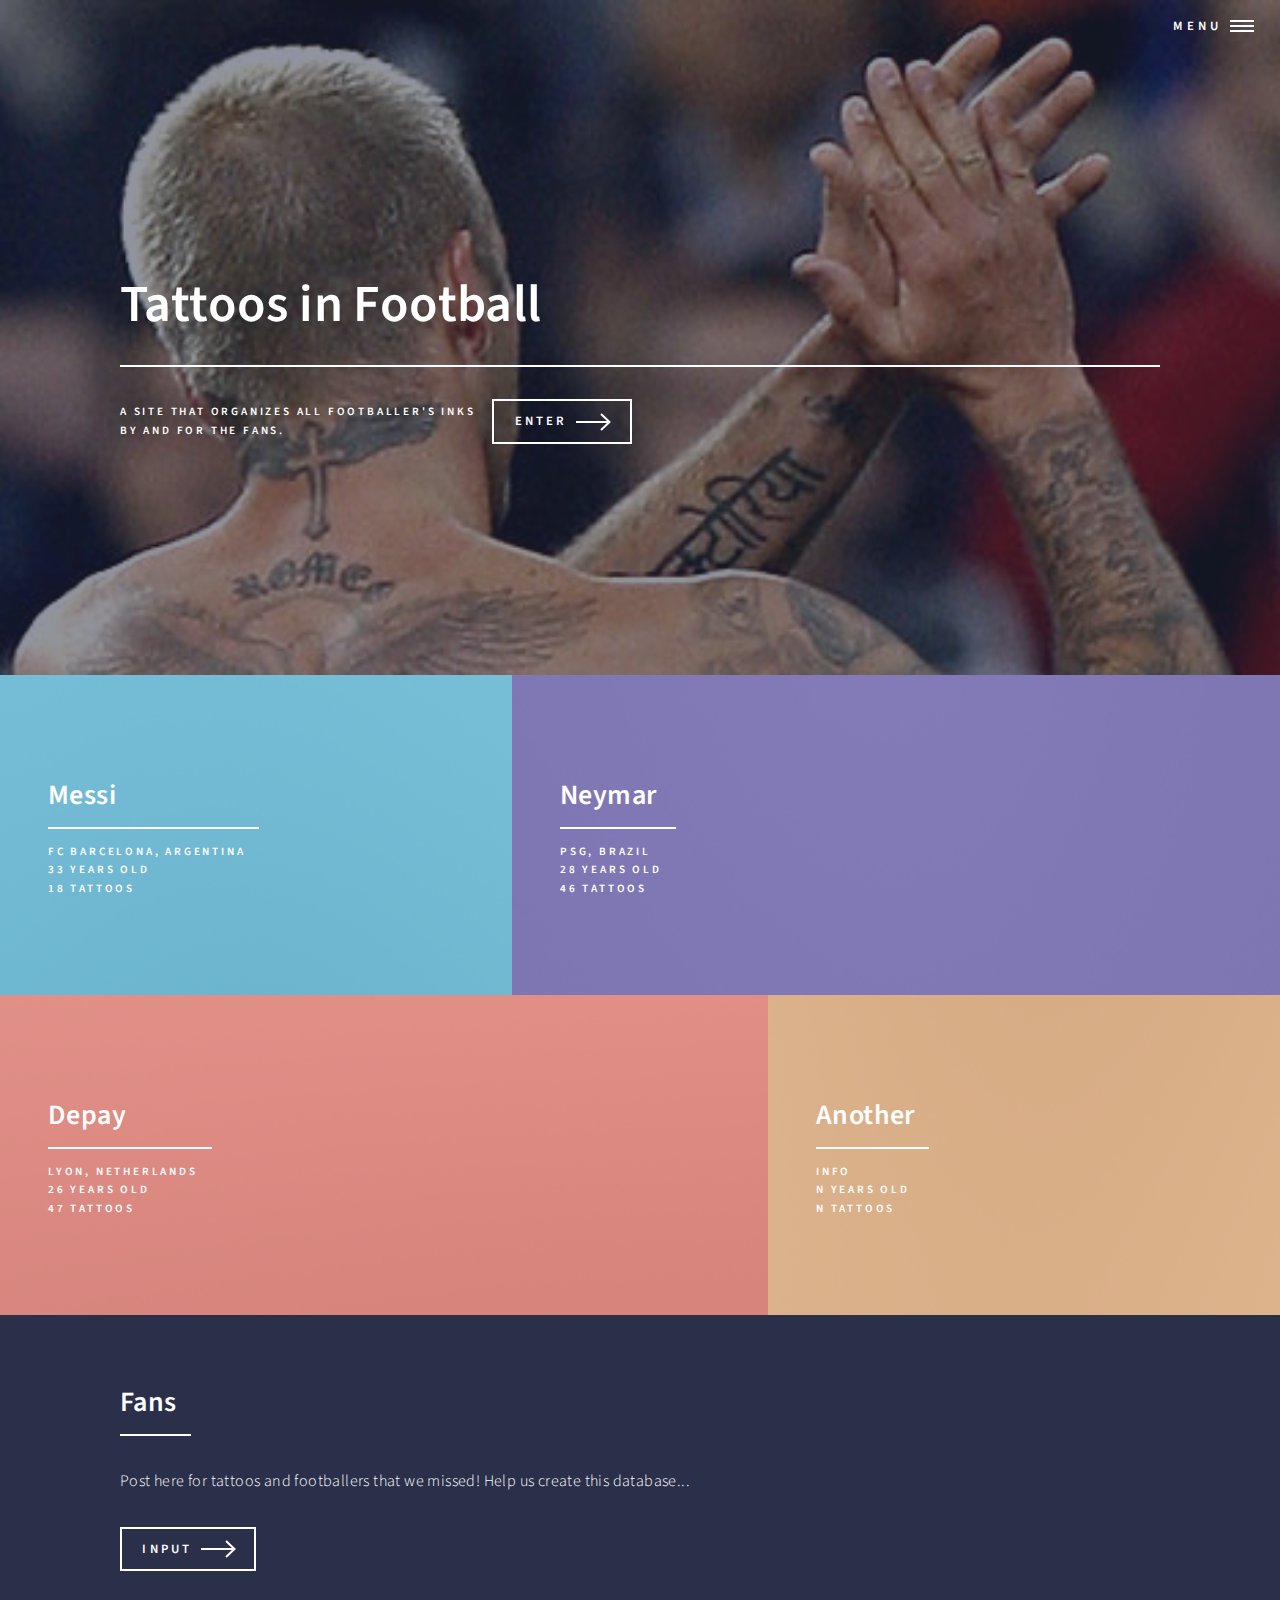
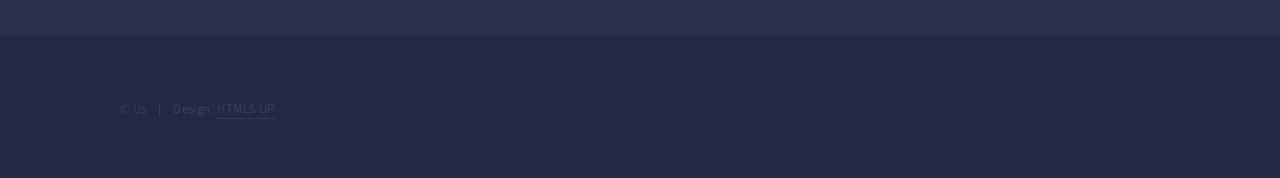
<file: index.html>
<!DOCTYPE HTML>
<!--
	Forty by HTML5 UP
	html5up.net | @ajlkn
	Free for personal and commercial use under the CCA 3.0 license (html5up.net/license)
-->
<html>
	<head>
		<title>Football Tattoos</title>
		<meta charset="utf-8" />
		<meta name="viewport" content="width=device-width, initial-scale=1, user-scalable=no" />
		<link rel="stylesheet" href="assets/css/main.css" />
		<noscript><link rel="stylesheet" href="assets/css/noscript.css" /></noscript>
	</head>
	<body class="is-preload">

		<!-- Wrapper -->
			<div id="wrapper">

				<!-- Header -->
					<header id="header" class="alt">
						<!-- <a href="index.html" class="logo"><strong>Tattoos</strong> <span>in Football</span></a> -->
						<nav>
							<a href="#menu">Menu</a>
						</nav>
					</header>

				<!-- Menu -->
					<nav id="menu">
						<ul class="links">
							<li><a href="index.html">Home</a></li>
							<li><a href="messi.html">Messi</a></li>
							<li><a href="neymar.html">Neymar</a></li>
							<li><a href="depay.html">Depay</a></li>
						</ul>
						<!-- <ul class="actions stacked">
							<li><a href="#" class="button primary fit">Enter</a></li> -->
							<!-- <li><a href="#" class="button fit">Log In</a></li> -->
						<!-- </ul> -->
					</nav>

				<!-- Banner -->
					<section id="banner" class="major">
						<div class="inner">
							<header class="major">
								<h1>Tattoos in Football</h1>
							</header>
							<div class="content">
								<p>A site that organizes all footballer's inks<br />
								by and for the fans.</p>
								<ul class="actions">
									<li><a href="#one" class="button next scrolly">Enter</a></li>
								</ul>
							</div>
						</div>
					</section>

				<!-- Main -->
					<div id="main">

						<!-- One -->
							<section id="one" class="tiles">
								<article>
									<span class="image">
										<img src="images/pic01.jpg" alt="" />
									</span>
									<header class="major">
										<h3><a href="messi.html" class="link">Messi</a></h3>
										<p>FC Barcelona, Argentina <br> 33 years old <br> 18 tattoos</p>
									</header>
								</article>
								<article>
									<span class="image">
										<img src="images/pic02.jpg" alt="" />
									</span>
									<header class="major">
										<h3><a href="neymar.html" class="link">Neymar</a></h3>
										<p>PSG, Brazil <br> 28 years old <br> 46 tattoos</p>
									</header>
								</article>
								<article>
									<span class="image">
										<img src="images/pic03.jpg" alt="" />
									</span>
									<header class="major">
										<h3><a href="depay.html" class="link">Depay</a></h3>
										<p>Lyon, Netherlands <br> 26 years old <br> 47 tattoos</p>
									</header>
								</article>
								<article>
									<span class="image">
										<img src="images/pic04.jpg" alt="" />
									</span>
									<header class="major">
										<h3><a href="#" class="link">Another</a></h3>
										<p>Info <br> N years old <br> N tattoos</p>
									</header>
								</article>
							</section>

						<!-- Two -->
							<section id="two">
								<div class="inner">
									<header class="major">
										<h2>Fans</h2>
									</header>
									<p>Post here for tattoos and footballers that we missed! Help us create this database...</p>
									<ul class="actions">
										<li><a href="#" class="button next">Input</a></li>
									</ul>
								</div>
							</section>

					</div>

				<!-- Contact -->
					<!-- <section id="contact">
						<div class="inner">
							<section>
								<form method="post" action="#">
									<div class="fields">
										<div class="field half">
											<label for="name">Name</label>
											<input type="text" name="name" id="name" />
										</div>
										<div class="field half">
											<label for="email">Email</label>
											<input type="text" name="email" id="email" />
										</div>
										<div class="field">
											<label for="message">Message</label>
											<textarea name="message" id="message" rows="6"></textarea>
										</div>
									</div>
									<ul class="actions">
										<li><input type="submit" value="Send Message" class="primary" /></li>
										<li><input type="reset" value="Clear" /></li>
									</ul>
								</form>
							</section>
							<section class="split">
								<section>
									<div class="contact-method">
										<span class="icon solid alt fa-envelope"></span>
										<h3>Email</h3>
										<a href="#">information@untitled.tld</a>
									</div>
								</section>
								<section>
									<div class="contact-method">
										<span class="icon solid alt fa-phone"></span>
										<h3>Phone</h3>
										<span>(000) 000-0000 x12387</span>
									</div>
								</section>
								<section>
									<div class="contact-method">
										<span class="icon solid alt fa-home"></span>
										<h3>Address</h3>
										<span>1234 Somewhere Road #5432<br />
										Nashville, TN 00000<br />
										United States of America</span>
									</div>
								</section>
							</section>
						</div>
					</section> -->

				<!-- Footer -->
					<footer id="footer">
						<div class="inner">
							<!-- <ul class="icons">
								<li><a href="#" class="icon brands alt fa-twitter"><span class="label">Twitter</span></a></li>
								<li><a href="#" class="icon brands alt fa-facebook-f"><span class="label">Facebook</span></a></li>
								<li><a href="#" class="icon brands alt fa-instagram"><span class="label">Instagram</span></a></li>
								<li><a href="#" class="icon brands alt fa-github"><span class="label">GitHub</span></a></li>
								<li><a href="#" class="icon brands alt fa-linkedin-in"><span class="label">LinkedIn</span></a></li>
							</ul> -->
							<ul class="copyright">
								<li>&copy; Us</li><li>Design: <a href="https://html5up.net">HTML5 UP</a></li>
							</ul>
						</div>
					</footer>

			</div>

		<!-- Scripts -->
			<script src="assets/js/jquery.min.js"></script>
			<script src="assets/js/jquery.scrolly.min.js"></script>
			<script src="assets/js/jquery.scrollex.min.js"></script>
			<script src="assets/js/browser.min.js"></script>
			<script src="assets/js/breakpoints.min.js"></script>
			<script src="assets/js/util.js"></script>
			<script src="assets/js/main.js"></script>

	</body>
</html>
</file>
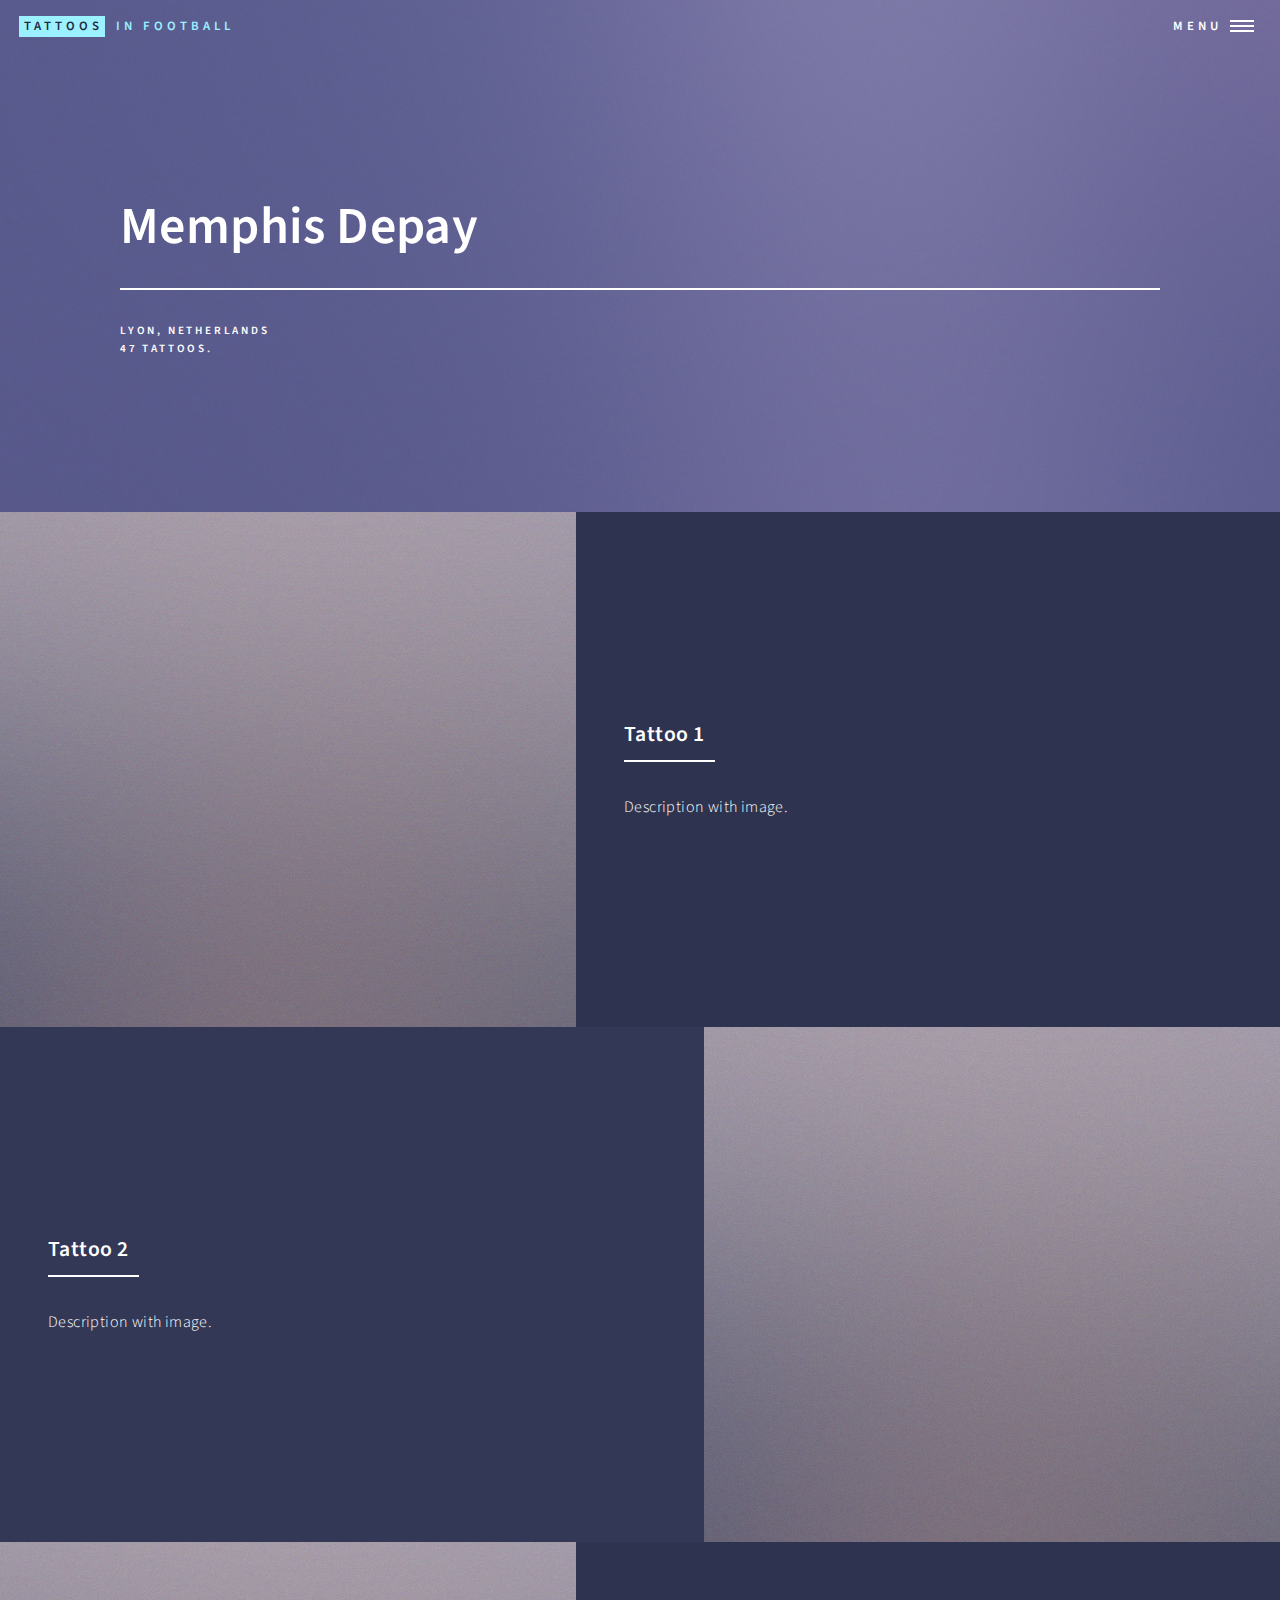
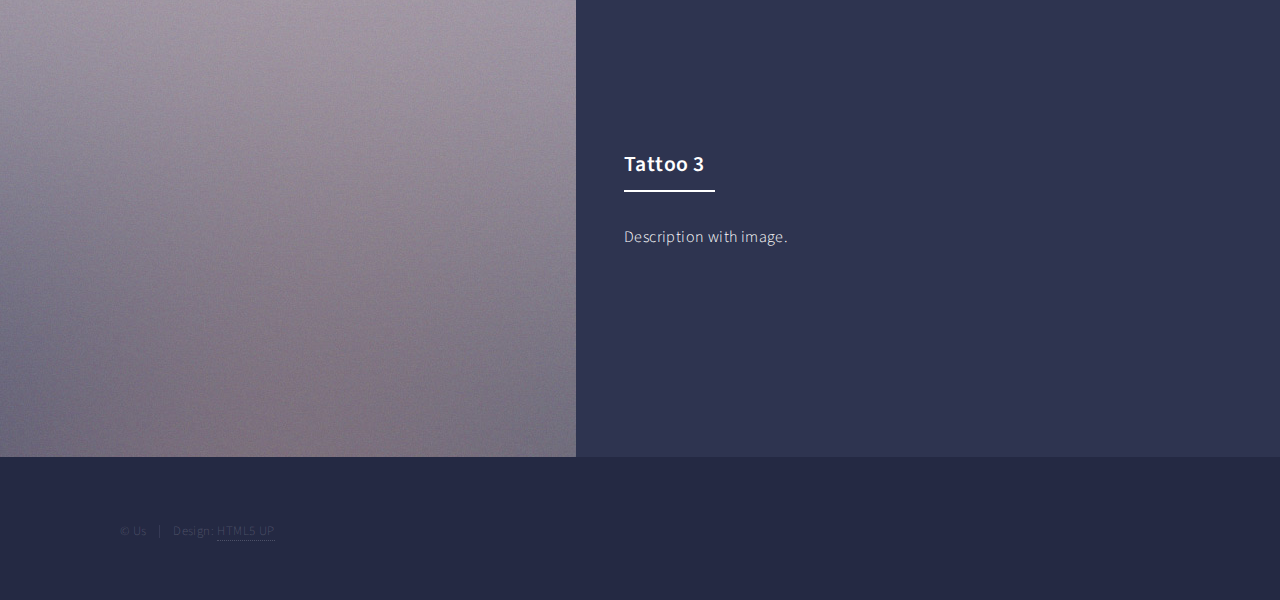
<file: depay.html>
<!DOCTYPE HTML>
<!--
	Forty by HTML5 UP
	html5up.net | @ajlkn
	Free for personal and commercial use under the CCA 3.0 license (html5up.net/license)
-->
<html>
	<head>
		<title>Depay</title>
		<meta charset="utf-8" />
		<meta name="viewport" content="width=device-width, initial-scale=1, user-scalable=no" />
		<link rel="stylesheet" href="assets/css/main.css" />
		<noscript><link rel="stylesheet" href="assets/css/noscript.css" /></noscript>
	</head>
	<body class="is-preload">

		<!-- Wrapper -->
			<div id="wrapper">

				<!-- Header -->
				<!-- Note: The "styleN" class below should match that of the banner element. -->
					<header id="header" class="alt">
						<a href="index.html" class="logo"><strong>Tattoos</strong> <span>in Football</span></a>
						<nav>
							<a href="#menu">Menu</a>
						</nav>
					</header>

				<!-- Menu -->
					<nav id="menu">
						<ul class="links">
							<li><a href="index.html">Home</a></li>
							<li><a href="messi.html">Messi</a></li>
							<li><a href="neymar.html">Neymar</a></li>
							<li><a href="depay.html">Depay</a></li>
						</ul>
						<!-- <ul class="actions stacked">
							<li><a href="#two" class="button primary fit">Enter</a></li>
						</ul> -->
					</nav>

				<!-- Banner -->
				<!-- Note: The "styleN" class below should match that of the header element. -->
					<section id="banner" class="style2">
						<div class="inner">
							<span class="image">
								<img src="images/pic07.jpg" alt="" />
							</span>
							<header class="major">
								<h1>Memphis Depay</h1>
							</header>
							<div class="content">
								<p>Lyon, Netherlands<br />
								47 tattoos.</p>
							</div>
						</div>
					</section>

				<!-- Main -->
					<div id="main">

						<!-- One -->
							<!-- <section id="one">
								<div class="inner">
									<header class="major">
										<h2>Description</h2>
									</header>
									<p>Nullam et orci eu lorem consequat tincidunt vivamus et sagittis magna sed nunc rhoncus condimentum sem. In efficitur ligula tate urna. Maecenas massa vel lacinia pellentesque lorem ipsum dolor. Nullam et orci eu lorem consequat tincidunt. Vivamus et sagittis libero. Nullam et orci eu lorem consequat tincidunt vivamus et sagittis magna sed nunc rhoncus condimentum sem. In efficitur ligula tate urna.</p>
								</div>
							</section> -->

						<!-- Two -->
							<section id="two" class="spotlights">
								<section>
									<a href="generic.html" class="image">
										<img src="images/pic09.jpg" alt="" data-position="top center" />
									</a>
									<div class="content">
										<div class="inner">
											<header class="major">
												<h3>Tattoo 1</h3>
											</header>
											<p>Description with image.</p>
											<!-- <ul class="actions">
												<li><a href="generic.html" class="button">Learn more</a></li>
											</ul> -->
										</div>
									</div>
								</section>
								<section>
									<a href="generic.html" class="image">
										<img src="images/pic09.jpg" alt="" data-position="top center" />
									</a>
									<div class="content">
										<div class="inner">
											<header class="major">
												<h3>Tattoo 2</h3>
											</header>
											<p>Description with image.</p>
											<!-- <ul class="actions">
												<li><a href="generic.html" class="button">Learn more</a></li>
											</ul> -->
										</div>
									</div>
								</section>
								<section>
									<a href="generic.html" class="image">
										<img src="images/pic09.jpg" alt="" data-position="top center" />
									</a>
									<div class="content">
										<div class="inner">
											<header class="major">
												<h3>Tattoo 3</h3>
											</header>
											<p>Description with image.</p>
											<!-- <ul class="actions">
												<li><a href="generic.html" class="button">Learn more</a></li>
											</ul> -->
										</div>
									</div>
								</section>
							</section>

						<!-- Three -->
							<!-- <section id="three">
								<div class="inner">
									<header class="major">
										<h2>Massa libero</h2>
									</header>
									<p>Nullam et orci eu lorem consequat tincidunt vivamus et sagittis libero. Mauris aliquet magna magna sed nunc rhoncus pharetra. Pellentesque condimentum sem. In efficitur ligula tate urna. Maecenas laoreet massa vel lacinia pellentesque lorem ipsum dolor. Nullam et orci eu lorem consequat tincidunt. Vivamus et sagittis libero. Mauris aliquet magna magna sed nunc rhoncus amet pharetra et feugiat tempus.</p>
									<ul class="actions">
										<li><a href="generic.html" class="button next">Get Started</a></li>
									</ul>
								</div>
							</section> -->

					</div>

				<!-- Contact -->
					<!-- <section id="contact">
						<div class="inner">
							<section>
								<form method="post" action="#">
									<div class="fields">
										<div class="field half">
											<label for="name">Name</label>
											<input type="text" name="name" id="name" />
										</div>
										<div class="field half">
											<label for="email">Email</label>
											<input type="text" name="email" id="email" />
										</div>
										<div class="field">
											<label for="message">Message</label>
											<textarea name="message" id="message" rows="6"></textarea>
										</div>
									</div>
									<ul class="actions">
										<li><input type="submit" value="Send Message" class="primary" /></li>
										<li><input type="reset" value="Clear" /></li>
									</ul>
								</form>
							</section>
							<section class="split">
								<section>
									<div class="contact-method">
										<span class="icon solid alt fa-envelope"></span>
										<h3>Email</h3>
										<a href="#">information@untitled.tld</a>
									</div>
								</section>
								<section>
									<div class="contact-method">
										<span class="icon solid alt fa-phone"></span>
										<h3>Phone</h3>
										<span>(000) 000-0000 x12387</span>
									</div>
								</section>
								<section>
									<div class="contact-method">
										<span class="icon solid alt fa-home"></span>
										<h3>Address</h3>
										<span>1234 Somewhere Road #5432<br />
										Nashville, TN 00000<br />
										United States of America</span>
									</div>
								</section>
							</section>
						</div>
					</section> -->

				<!-- Footer -->
					<footer id="footer">
						<div class="inner">
							<!-- <ul class="icons">
								<li><a href="#" class="icon brands alt fa-twitter"><span class="label">Twitter</span></a></li>
								<li><a href="#" class="icon brands alt fa-facebook-f"><span class="label">Facebook</span></a></li>
								<li><a href="#" class="icon brands alt fa-instagram"><span class="label">Instagram</span></a></li>
								<li><a href="#" class="icon brands alt fa-github"><span class="label">GitHub</span></a></li>
								<li><a href="#" class="icon brands alt fa-linkedin-in"><span class="label">LinkedIn</span></a></li>
							</ul> -->
							<ul class="copyright">
								<li>&copy; Us</li><li>Design: <a href="https://html5up.net">HTML5 UP</a></li>
							</ul>
						</div>
					</footer>

			</div>

		<!-- Scripts -->
			<script src="assets/js/jquery.min.js"></script>
			<script src="assets/js/jquery.scrolly.min.js"></script>
			<script src="assets/js/jquery.scrollex.min.js"></script>
			<script src="assets/js/browser.min.js"></script>
			<script src="assets/js/breakpoints.min.js"></script>
			<script src="assets/js/util.js"></script>
			<script src="assets/js/main.js"></script>

	</body>
</html>
</file>
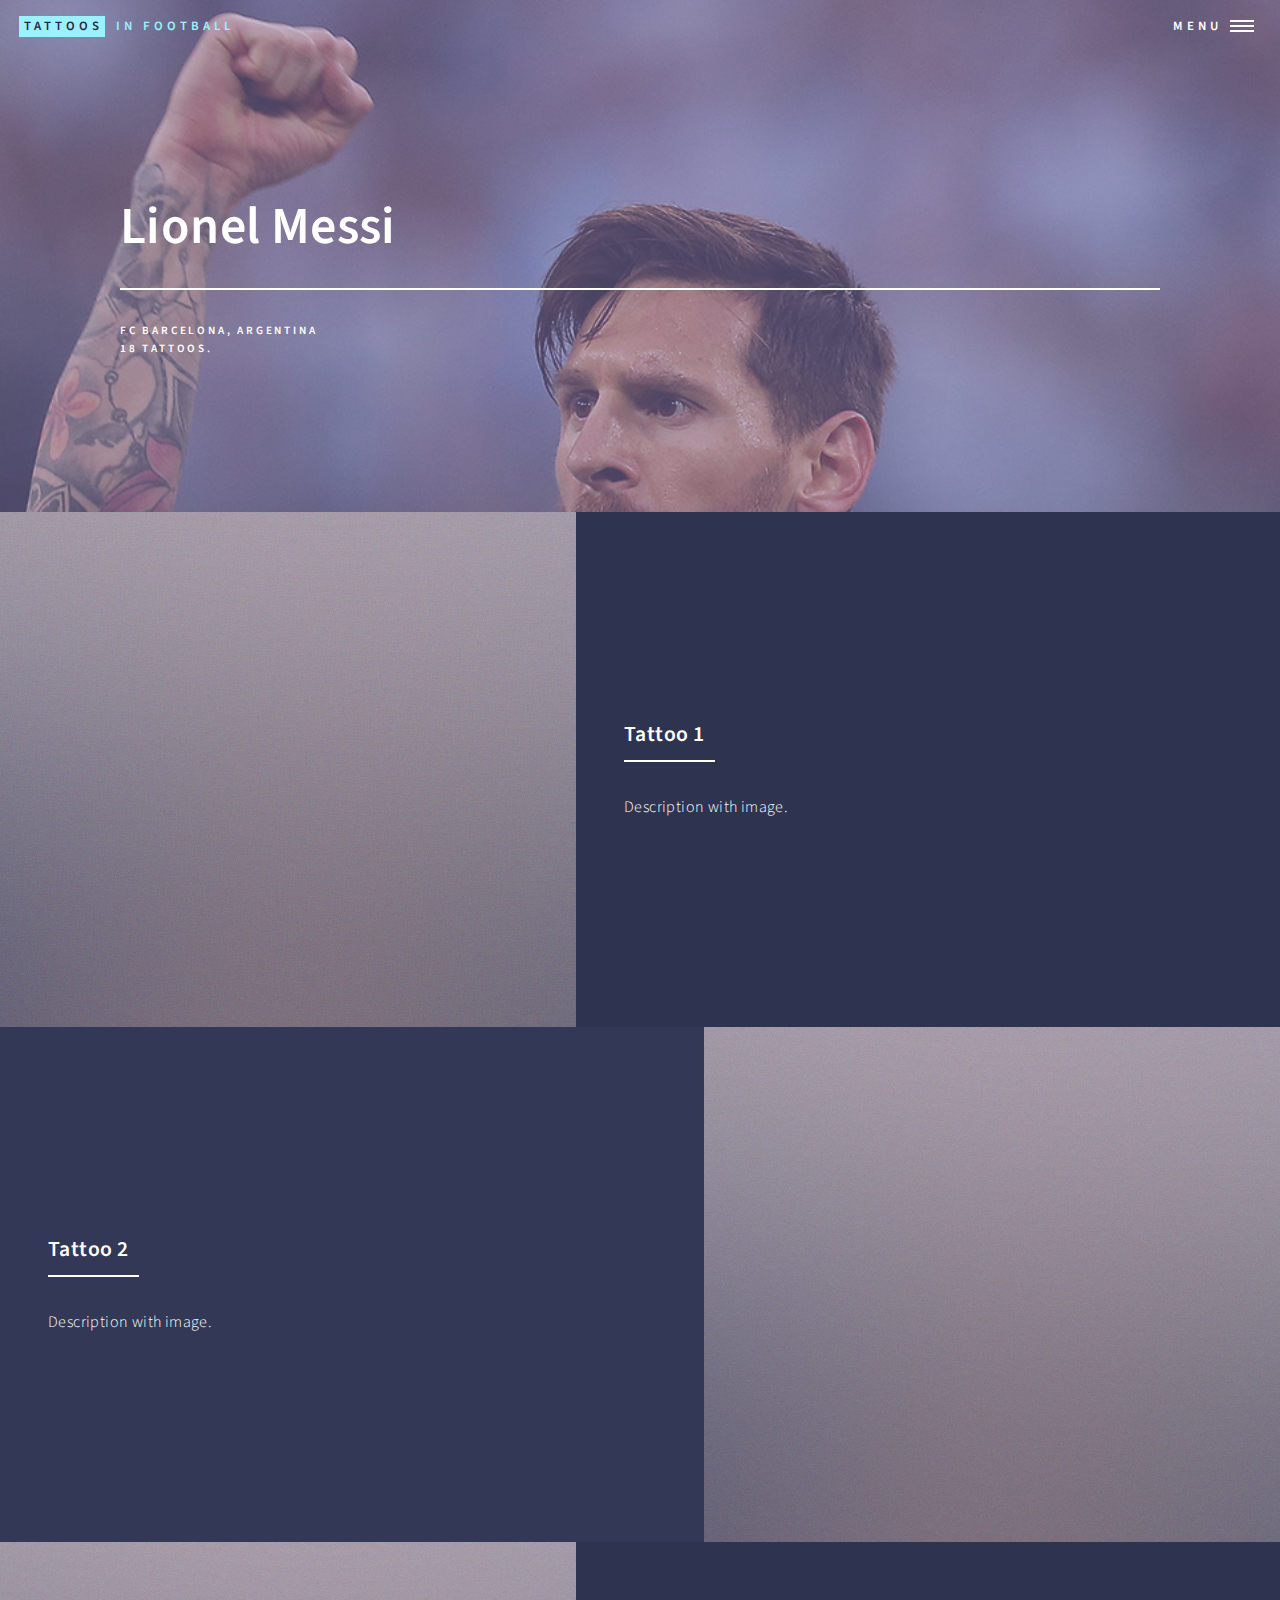
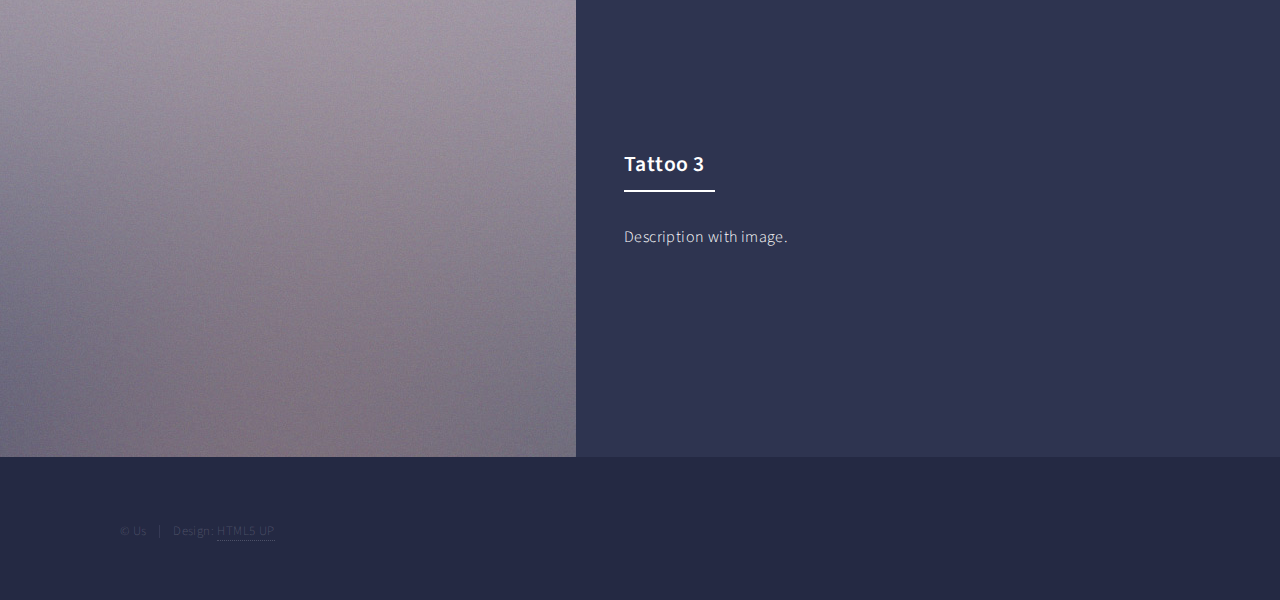
<file: messi.html>
<!DOCTYPE HTML>
<!--
	Forty by HTML5 UP
	html5up.net | @ajlkn
	Free for personal and commercial use under the CCA 3.0 license (html5up.net/license)
-->
<html>
	<head>
		<title>Messi</title>
		<meta charset="utf-8" />
		<meta name="viewport" content="width=device-width, initial-scale=1, user-scalable=no" />
		<link rel="stylesheet" href="assets/css/main.css" />
		<noscript><link rel="stylesheet" href="assets/css/noscript.css" /></noscript>
	</head>
	<body class="is-preload">

		<!-- Wrapper -->
			<div id="wrapper">

				<!-- Header -->
				<!-- Note: The "styleN" class below should match that of the banner element. -->
					<header id="header" class="alt">
						<a href="index.html" class="logo"><strong>Tattoos</strong> <span>in Football</span></a>
						<nav>
							<a href="#menu">Menu</a>
						</nav>
					</header>

				<!-- Menu -->
					<nav id="menu">
						<ul class="links">
							<li><a href="index.html">Home</a></li>
							<li><a href="messi.html">Messi</a></li>
							<li><a href="neymar.html">Neymar</a></li>
							<li><a href="depay.html">Depay</a></li>
						</ul>
						<!-- <ul class="actions stacked">
							<li><a href="#two" class="button primary fit">Enter</a></li>
						</ul> -->
					</nav>

				<!-- Banner -->
				<!-- Note: The "styleN" class below should match that of the header element. -->
					<section id="banner" class="style2">
						<div class="inner">
							<span class="image">
								<img src="images/messi1.jpg" alt="" />
							</span>
							<header class="major">
								<h1>Lionel Messi</h1>
							</header>
							<div class="content">
								<p>FC Barcelona, Argentina<br />
								18 tattoos.</p>
							</div>
						</div>
					</section>

				<!-- Main -->
					<div id="main">

						<!-- One -->
							<!-- <section id="one">
								<div class="inner">
									<header class="major">
										<h2>Description</h2>
									</header>
									<p>Nullam et orci eu lorem consequat tincidunt vivamus et sagittis magna sed nunc rhoncus condimentum sem. In efficitur ligula tate urna. Maecenas massa vel lacinia pellentesque lorem ipsum dolor. Nullam et orci eu lorem consequat tincidunt. Vivamus et sagittis libero. Nullam et orci eu lorem consequat tincidunt vivamus et sagittis magna sed nunc rhoncus condimentum sem. In efficitur ligula tate urna.</p>
								</div>
							</section> -->

						<!-- Two -->
							<section id="two" class="spotlights">
								<section>
									<a href="generic.html" class="image">
										<img src="images/pic09.jpg" alt="" data-position="top center" />
									</a>
									<div class="content">
										<div class="inner">
											<header class="major">
												<h3>Tattoo 1</h3>
											</header>
											<p>Description with image.</p>
											<!-- <ul class="actions">
												<li><a href="generic.html" class="button">Learn more</a></li>
											</ul> -->
										</div>
									</div>
								</section>
								<section>
									<a href="generic.html" class="image">
										<img src="images/pic09.jpg" alt="" data-position="top center" />
									</a>
									<div class="content">
										<div class="inner">
											<header class="major">
												<h3>Tattoo 2</h3>
											</header>
											<p>Description with image.</p>
											<!-- <ul class="actions">
												<li><a href="generic.html" class="button">Learn more</a></li>
											</ul> -->
										</div>
									</div>
								</section>
								<section>
									<a href="generic.html" class="image">
										<img src="images/pic09.jpg" alt="" data-position="top center" />
									</a>
									<div class="content">
										<div class="inner">
											<header class="major">
												<h3>Tattoo 3</h3>
											</header>
											<p>Description with image.</p>
											<!-- <ul class="actions">
												<li><a href="generic.html" class="button">Learn more</a></li>
											</ul> -->
										</div>
									</div>
								</section>
							</section>

						<!-- Three -->
							<!-- <section id="three">
								<div class="inner">
									<header class="major">
										<h2>Massa libero</h2>
									</header>
									<p>Nullam et orci eu lorem consequat tincidunt vivamus et sagittis libero. Mauris aliquet magna magna sed nunc rhoncus pharetra. Pellentesque condimentum sem. In efficitur ligula tate urna. Maecenas laoreet massa vel lacinia pellentesque lorem ipsum dolor. Nullam et orci eu lorem consequat tincidunt. Vivamus et sagittis libero. Mauris aliquet magna magna sed nunc rhoncus amet pharetra et feugiat tempus.</p>
									<ul class="actions">
										<li><a href="generic.html" class="button next">Get Started</a></li>
									</ul>
								</div>
							</section> -->

					</div>

				<!-- Contact -->
					<!-- <section id="contact">
						<div class="inner">
							<section>
								<form method="post" action="#">
									<div class="fields">
										<div class="field half">
											<label for="name">Name</label>
											<input type="text" name="name" id="name" />
										</div>
										<div class="field half">
											<label for="email">Email</label>
											<input type="text" name="email" id="email" />
										</div>
										<div class="field">
											<label for="message">Message</label>
											<textarea name="message" id="message" rows="6"></textarea>
										</div>
									</div>
									<ul class="actions">
										<li><input type="submit" value="Send Message" class="primary" /></li>
										<li><input type="reset" value="Clear" /></li>
									</ul>
								</form>
							</section>
							<section class="split">
								<section>
									<div class="contact-method">
										<span class="icon solid alt fa-envelope"></span>
										<h3>Email</h3>
										<a href="#">information@untitled.tld</a>
									</div>
								</section>
								<section>
									<div class="contact-method">
										<span class="icon solid alt fa-phone"></span>
										<h3>Phone</h3>
										<span>(000) 000-0000 x12387</span>
									</div>
								</section>
								<section>
									<div class="contact-method">
										<span class="icon solid alt fa-home"></span>
										<h3>Address</h3>
										<span>1234 Somewhere Road #5432<br />
										Nashville, TN 00000<br />
										United States of America</span>
									</div>
								</section>
							</section>
						</div>
					</section> -->

				<!-- Footer -->
					<footer id="footer">
						<div class="inner">
							<!-- <ul class="icons">
								<li><a href="#" class="icon brands alt fa-twitter"><span class="label">Twitter</span></a></li>
								<li><a href="#" class="icon brands alt fa-facebook-f"><span class="label">Facebook</span></a></li>
								<li><a href="#" class="icon brands alt fa-instagram"><span class="label">Instagram</span></a></li>
								<li><a href="#" class="icon brands alt fa-github"><span class="label">GitHub</span></a></li>
								<li><a href="#" class="icon brands alt fa-linkedin-in"><span class="label">LinkedIn</span></a></li>
							</ul> -->
							<ul class="copyright">
								<li>&copy; Us</li><li>Design: <a href="https://html5up.net">HTML5 UP</a></li>
							</ul>
						</div>
					</footer>

			</div>

		<!-- Scripts -->
			<script src="assets/js/jquery.min.js"></script>
			<script src="assets/js/jquery.scrolly.min.js"></script>
			<script src="assets/js/jquery.scrollex.min.js"></script>
			<script src="assets/js/browser.min.js"></script>
			<script src="assets/js/breakpoints.min.js"></script>
			<script src="assets/js/util.js"></script>
			<script src="assets/js/main.js"></script>

	</body>
</html>
</file>
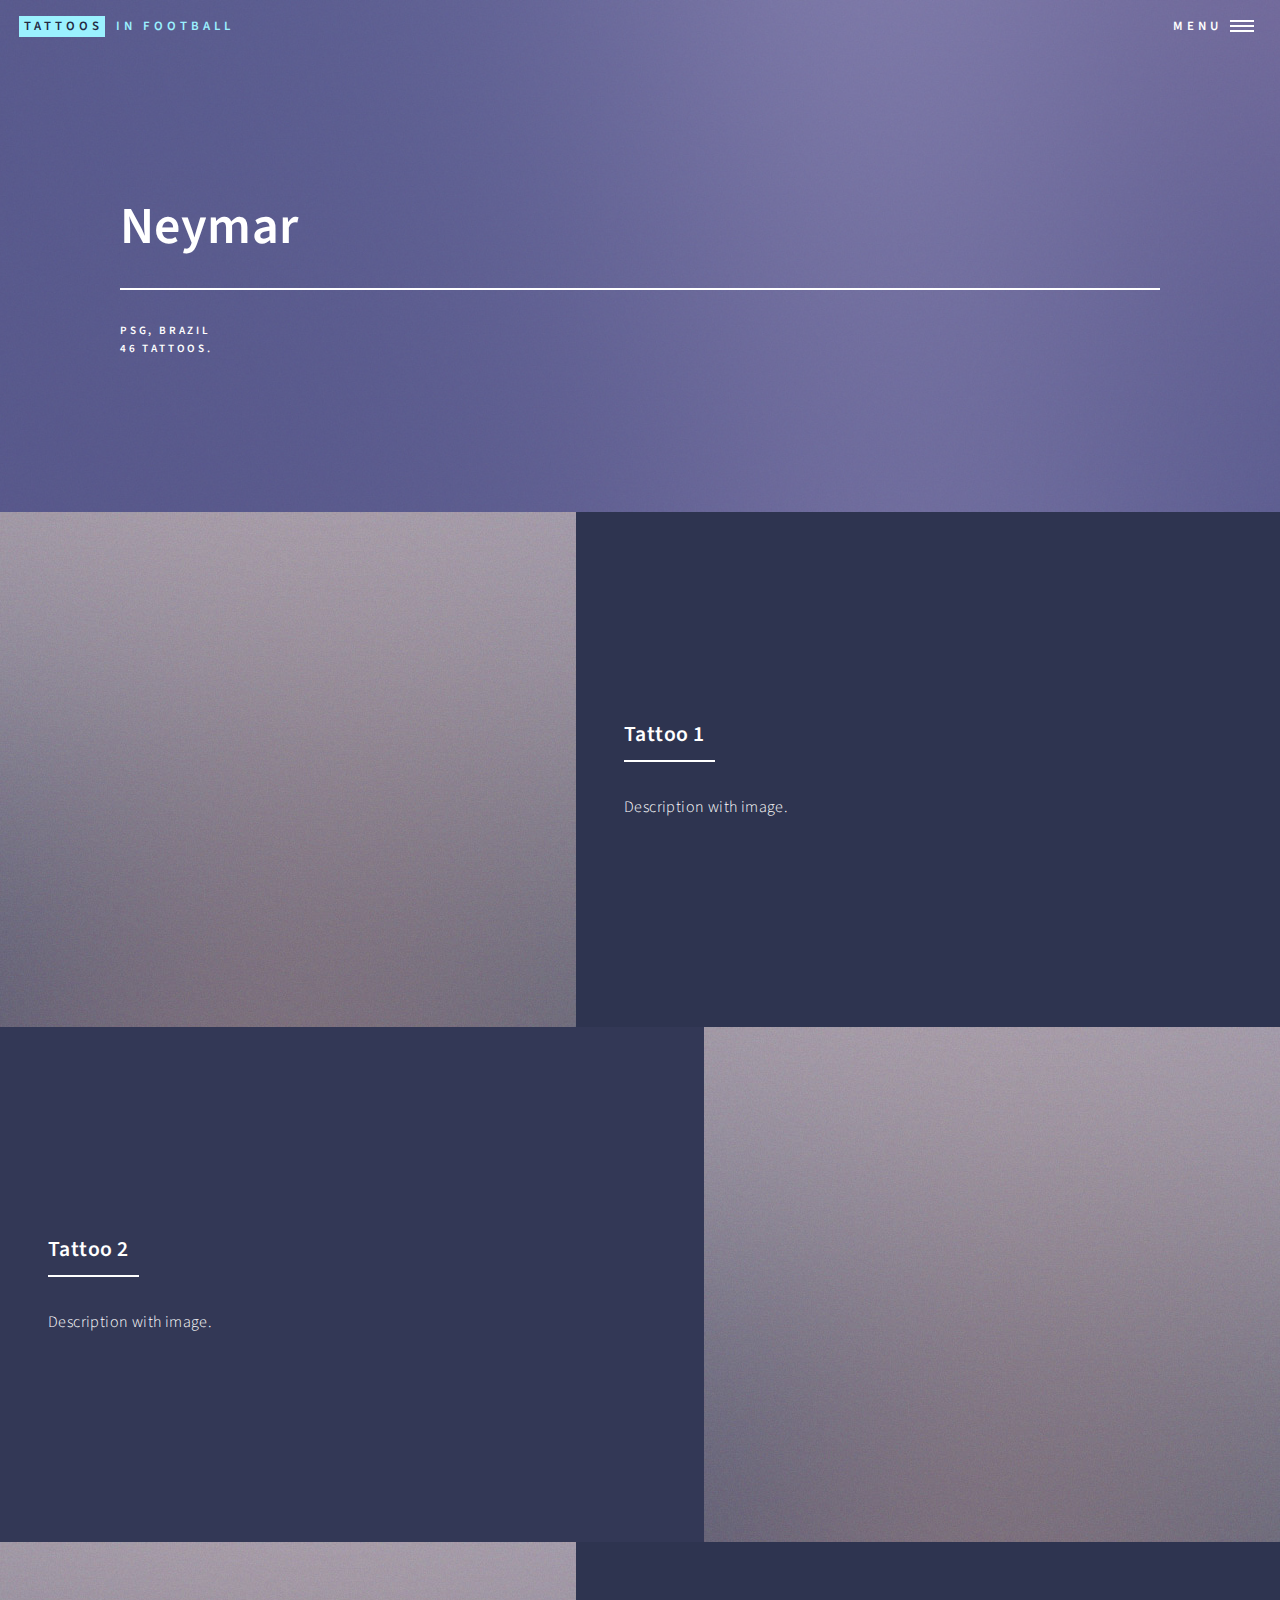
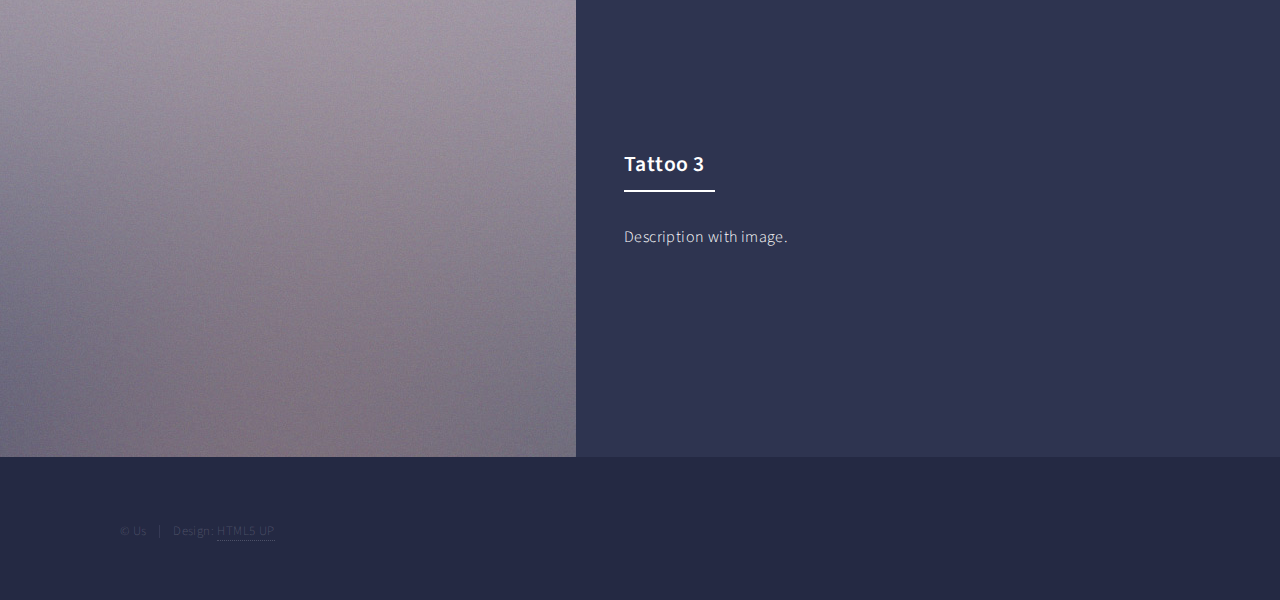
<file: neymar.html>
<!DOCTYPE HTML>
<!--
	Forty by HTML5 UP
	html5up.net | @ajlkn
	Free for personal and commercial use under the CCA 3.0 license (html5up.net/license)
-->
<html>
	<head>
		<title>Neymar</title>
		<meta charset="utf-8" />
		<meta name="viewport" content="width=device-width, initial-scale=1, user-scalable=no" />
		<link rel="stylesheet" href="assets/css/main.css" />
		<noscript><link rel="stylesheet" href="assets/css/noscript.css" /></noscript>
	</head>
	<body class="is-preload">

		<!-- Wrapper -->
			<div id="wrapper">

				<!-- Header -->
				<!-- Note: The "styleN" class below should match that of the banner element. -->
					<header id="header" class="alt">
						<a href="index.html" class="logo"><strong>Tattoos</strong> <span>in Football</span></a>
						<nav>
							<a href="#menu">Menu</a>
						</nav>
					</header>

				<!-- Menu -->
					<nav id="menu">
						<ul class="links">
							<li><a href="index.html">Home</a></li>
							<li><a href="messi.html">Messi</a></li>
							<li><a href="neymar.html">Neymar</a></li>
							<li><a href="depay.html">Depay</a></li>
						</ul>
						<!-- <ul class="actions stacked">
							<li><a href="#two" class="button primary fit">Enter</a></li> -->
							<!-- <li><a href="#" class="button fit">Log In</a></li> -->
						<!-- </ul> -->
					</nav>

				<!-- Banner -->
				<!-- Note: The "styleN" class below should match that of the header element. -->
					<section id="banner" class="style2">
						<div class="inner">
							<span class="image">
								<img src="images/pic07.jpg" alt="" />
							</span>
							<header class="major">
								<h1>Neymar</h1>
							</header>
							<div class="content">
								<p>PSG, Brazil<br />
								46 tattoos.</p>
							</div>
						</div>
					</section>

				<!-- Main -->
					<div id="main">

						<!-- One -->
							<!-- <section id="one">
								<div class="inner">
									<header class="major">
										<h2>Description</h2>
									</header>
									<p>Nullam et orci eu lorem consequat tincidunt vivamus et sagittis magna sed nunc rhoncus condimentum sem. In efficitur ligula tate urna. Maecenas massa vel lacinia pellentesque lorem ipsum dolor. Nullam et orci eu lorem consequat tincidunt. Vivamus et sagittis libero. Nullam et orci eu lorem consequat tincidunt vivamus et sagittis magna sed nunc rhoncus condimentum sem. In efficitur ligula tate urna.</p>
								</div>
							</section> -->

						<!-- Two -->
							<section id="two" class="spotlights">
								<section>
									<a href="generic.html" class="image">
										<img src="images/pic09.jpg" alt="" data-position="top center" />
									</a>
									<div class="content">
										<div class="inner">
											<header class="major">
												<h3>Tattoo 1</h3>
											</header>
											<p>Description with image.</p>
											<!-- <ul class="actions">
												<li><a href="generic.html" class="button">Learn more</a></li>
											</ul> -->
										</div>
									</div>
								</section>
								<section>
									<a href="generic.html" class="image">
										<img src="images/pic09.jpg" alt="" data-position="top center" />
									</a>
									<div class="content">
										<div class="inner">
											<header class="major">
												<h3>Tattoo 2</h3>
											</header>
											<p>Description with image.</p>
											<!-- <ul class="actions">
												<li><a href="generic.html" class="button">Learn more</a></li>
											</ul> -->
										</div>
									</div>
								</section>
								<section>
									<a href="generic.html" class="image">
										<img src="images/pic09.jpg" alt="" data-position="top center" />
									</a>
									<div class="content">
										<div class="inner">
											<header class="major">
												<h3>Tattoo 3</h3>
											</header>
											<p>Description with image.</p>
											<!-- <ul class="actions">
												<li><a href="generic.html" class="button">Learn more</a></li>
											</ul> -->
										</div>
									</div>
								</section>
							</section>

						<!-- Three -->
							<!-- <section id="three">
								<div class="inner">
									<header class="major">
										<h2>Massa libero</h2>
									</header>
									<p>Nullam et orci eu lorem consequat tincidunt vivamus et sagittis libero. Mauris aliquet magna magna sed nunc rhoncus pharetra. Pellentesque condimentum sem. In efficitur ligula tate urna. Maecenas laoreet massa vel lacinia pellentesque lorem ipsum dolor. Nullam et orci eu lorem consequat tincidunt. Vivamus et sagittis libero. Mauris aliquet magna magna sed nunc rhoncus amet pharetra et feugiat tempus.</p>
									<ul class="actions">
										<li><a href="generic.html" class="button next">Get Started</a></li>
									</ul>
								</div>
							</section> -->

					</div>

				<!-- Contact -->
					<!-- <section id="contact">
						<div class="inner">
							<section>
								<form method="post" action="#">
									<div class="fields">
										<div class="field half">
											<label for="name">Name</label>
											<input type="text" name="name" id="name" />
										</div>
										<div class="field half">
											<label for="email">Email</label>
											<input type="text" name="email" id="email" />
										</div>
										<div class="field">
											<label for="message">Message</label>
											<textarea name="message" id="message" rows="6"></textarea>
										</div>
									</div>
									<ul class="actions">
										<li><input type="submit" value="Send Message" class="primary" /></li>
										<li><input type="reset" value="Clear" /></li>
									</ul>
								</form>
							</section>
							<section class="split">
								<section>
									<div class="contact-method">
										<span class="icon solid alt fa-envelope"></span>
										<h3>Email</h3>
										<a href="#">information@untitled.tld</a>
									</div>
								</section>
								<section>
									<div class="contact-method">
										<span class="icon solid alt fa-phone"></span>
										<h3>Phone</h3>
										<span>(000) 000-0000 x12387</span>
									</div>
								</section>
								<section>
									<div class="contact-method">
										<span class="icon solid alt fa-home"></span>
										<h3>Address</h3>
										<span>1234 Somewhere Road #5432<br />
										Nashville, TN 00000<br />
										United States of America</span>
									</div>
								</section>
							</section>
						</div>
					</section> -->

				<!-- Footer -->
					<footer id="footer">
						<div class="inner">
							<!-- <ul class="icons">
								<li><a href="#" class="icon brands alt fa-twitter"><span class="label">Twitter</span></a></li>
								<li><a href="#" class="icon brands alt fa-facebook-f"><span class="label">Facebook</span></a></li>
								<li><a href="#" class="icon brands alt fa-instagram"><span class="label">Instagram</span></a></li>
								<li><a href="#" class="icon brands alt fa-github"><span class="label">GitHub</span></a></li>
								<li><a href="#" class="icon brands alt fa-linkedin-in"><span class="label">LinkedIn</span></a></li>
							</ul> -->
							<ul class="copyright">
								<li>&copy; Us</li><li>Design: <a href="https://html5up.net">HTML5 UP</a></li>
							</ul>
						</div>
					</footer>

			</div>

		<!-- Scripts -->
			<script src="assets/js/jquery.min.js"></script>
			<script src="assets/js/jquery.scrolly.min.js"></script>
			<script src="assets/js/jquery.scrollex.min.js"></script>
			<script src="assets/js/browser.min.js"></script>
			<script src="assets/js/breakpoints.min.js"></script>
			<script src="assets/js/util.js"></script>
			<script src="assets/js/main.js"></script>

	</body>
</html>
</file>
<file: assets/css/noscript.css>
/*
	Forty by HTML5 UP
	html5up.net | @ajlkn
	Free for personal and commercial use under the CCA 3.0 license (html5up.net/license)
*/

/* Banner */

	body.is-preload #banner:after {
		opacity: 0.85;
	}

	body.is-preload #banner > .inner {
		-moz-filter: none;
		-webkit-filter: none;
		-ms-filter: none;
		filter: none;
		-moz-transform: none;
		-webkit-transform: none;
		-ms-transform: none;
		transform: none;
		opacity: 1;
	}
</file>
<file: assets/css/main.css>
@import url(fontawesome-all.min.css);
@import url("https://fonts.googleapis.com/css?family=Source+Sans+Pro:300,300italic,600,600italic");

/*
	Forty by HTML5 UP
	html5up.net | @ajlkn
	Free for personal and commercial use under the CCA 3.0 license (html5up.net/license)
*/

html, body, div, span, applet, object,
iframe, h1, h2, h3, h4, h5, h6, p, blockquote,
pre, a, abbr, acronym, address, big, cite,
code, del, dfn, em, img, ins, kbd, q, s, samp,
small, strike, strong, sub, sup, tt, var, b,
u, i, center, dl, dt, dd, ol, ul, li, fieldset,
form, label, legend, table, caption, tbody,
tfoot, thead, tr, th, td, article, aside,
canvas, details, embed, figure, figcaption,
footer, header, hgroup, menu, nav, output, ruby,
section, summary, time, mark, audio, video {
	margin: 0;
	padding: 0;
	border: 0;
	font-size: 100%;
	font: inherit;
	vertical-align: baseline;}

article, aside, details, figcaption, figure,
footer, header, hgroup, menu, nav, section {
	display: block;}

body {
	line-height: 1;
}

ol, ul {
	list-style: none;
}

blockquote, q {
	quotes: none;
}

	blockquote:before, blockquote:after, q:before, q:after {
		content: '';
		content: none;
	}

table {
	border-collapse: collapse;
	border-spacing: 0;
}

body {
	-webkit-text-size-adjust: none;
}

mark {
	background-color: transparent;
	color: inherit;
}

input::-moz-focus-inner {
	border: 0;
	padding: 0;
}

input, select, textarea {
	-moz-appearance: none;
	-webkit-appearance: none;
	-ms-appearance: none;
	appearance: none;
}

/* Basic */

	@-ms-viewport {
		width: device-width;
	}

	body {
		-ms-overflow-style: scrollbar;
	}

	@media screen and (max-width: 480px) {

		html, body {
			min-width: 320px;
		}

	}

	html {
		box-sizing: border-box;
	}

	*, *:before, *:after {
		box-sizing: inherit;
	}

	body {
		background: #242943;
	}

		body.is-preload *, body.is-preload *:before, body.is-preload *:after {
			-moz-animation: none !important;
			-webkit-animation: none !important;
			-ms-animation: none !important;
			animation: none !important;
			-moz-transition: none !important;
			-webkit-transition: none !important;
			-ms-transition: none !important;
			transition: none !important;
		}

/* Type */

	body, input, select, textarea {
		color: #ffffff;
		font-family: "Source Sans Pro", Helvetica, sans-serif;
		font-size: 17pt;
		font-weight: 300;
		letter-spacing: 0.025em;
		line-height: 1.65;
	}

		@media screen and (max-width: 1680px) {

			body, input, select, textarea {
				font-size: 14pt;
			}

		}

		@media screen and (max-width: 1280px) {

			body, input, select, textarea {
				font-size: 12pt;
			}

		}

		@media screen and (max-width: 360px) {

			body, input, select, textarea {
				font-size: 11pt;
			}

		}

	a {
		-moz-transition: color 0.2s ease-in-out, border-bottom-color 0.2s ease-in-out;
		-webkit-transition: color 0.2s ease-in-out, border-bottom-color 0.2s ease-in-out;
		-ms-transition: color 0.2s ease-in-out, border-bottom-color 0.2s ease-in-out;
		transition: color 0.2s ease-in-out, border-bottom-color 0.2s ease-in-out;
		border-bottom: dotted 1px;
		color: inherit;
		text-decoration: none;
	}

		a:hover {
			border-bottom-color: transparent;
			color: #9bf1ff !important;
		}

		a:active {
			color: #53e3fb !important;
		}

	strong, b {
		color: #ffffff;
		font-weight: 600;
	}

	em, i {
		font-style: italic;
	}

	p {
		margin: 0 0 2em 0;
	}

	h1, h2, h3, h4, h5, h6 {
		color: #ffffff;
		font-weight: 600;
		line-height: 1.65;
		margin: 0 0 1em 0;
	}

		h1 a, h2 a, h3 a, h4 a, h5 a, h6 a {
			color: inherit;
			border-bottom: 0;
		}

	h1 {
		font-size: 2.5em;
	}

	h2 {
		font-size: 1.75em;
	}

	h3 {
		font-size: 1.35em;
	}

	h4 {
		font-size: 1.1em;
	}

	h5 {
		font-size: 0.9em;
	}

	h6 {
		font-size: 0.7em;
	}

	@media screen and (max-width: 736px) {

		h1 {
			font-size: 2em;
		}

		h2 {
			font-size: 1.5em;
		}

		h3 {
			font-size: 1.25em;
		}

	}

	sub {
		font-size: 0.8em;
		position: relative;
		top: 0.5em;
	}

	sup {
		font-size: 0.8em;
		position: relative;
		top: -0.5em;
	}

	blockquote {
		border-left: solid 4px rgba(212, 212, 255, 0.1);
		font-style: italic;
		margin: 0 0 2em 0;
		padding: 0.5em 0 0.5em 2em;
	}

	code {
		background: rgba(212, 212, 255, 0.035);
		font-family: "Courier New", monospace;
		font-size: 0.9em;
		margin: 0 0.25em;
		padding: 0.25em 0.65em;
	}

	pre {
		-webkit-overflow-scrolling: touch;
		font-family: "Courier New", monospace;
		font-size: 0.9em;
		margin: 0 0 2em 0;
	}

		pre code {
			display: block;
			line-height: 1.75;
			padding: 1em 1.5em;
			overflow-x: auto;
		}

	hr {
		border: 0;
		border-bottom: solid 1px rgba(212, 212, 255, 0.1);
		margin: 2em 0;
	}

		hr.major {
			margin: 3em 0;
		}

	.align-left {
		text-align: left;
	}

	.align-center {
		text-align: center;
	}

	.align-right {
		text-align: right;
	}

/* Row */

	.row {
		display: flex;
		flex-wrap: wrap;
		box-sizing: border-box;
		align-items: stretch;
	}

		.row > * {
			box-sizing: border-box;
		}

		.row.gtr-uniform > * > :last-child {
			margin-bottom: 0;
		}

		.row.aln-left {
			justify-content: flex-start;
		}

		.row.aln-center {
			justify-content: center;
		}

		.row.aln-right {
			justify-content: flex-end;
		}

		.row.aln-top {
			align-items: flex-start;
		}

		.row.aln-middle {
			align-items: center;
		}

		.row.aln-bottom {
			align-items: flex-end;
		}

		.row > .imp {
			order: -1;
		}

		.row > .col-1 {
			width: 8.33333%;
		}

		.row > .off-1 {
			margin-left: 8.33333%;
		}

		.row > .col-2 {
			width: 16.66667%;
		}

		.row > .off-2 {
			margin-left: 16.66667%;
		}

		.row > .col-3 {
			width: 25%;
		}

		.row > .off-3 {
			margin-left: 25%;
		}

		.row > .col-4 {
			width: 33.33333%;
		}

		.row > .off-4 {
			margin-left: 33.33333%;
		}

		.row > .col-5 {
			width: 41.66667%;
		}

		.row > .off-5 {
			margin-left: 41.66667%;
		}

		.row > .col-6 {
			width: 50%;
		}

		.row > .off-6 {
			margin-left: 50%;
		}

		.row > .col-7 {
			width: 58.33333%;
		}

		.row > .off-7 {
			margin-left: 58.33333%;
		}

		.row > .col-8 {
			width: 66.66667%;
		}

		.row > .off-8 {
			margin-left: 66.66667%;
		}

		.row > .col-9 {
			width: 75%;
		}

		.row > .off-9 {
			margin-left: 75%;
		}

		.row > .col-10 {
			width: 83.33333%;
		}

		.row > .off-10 {
			margin-left: 83.33333%;
		}

		.row > .col-11 {
			width: 91.66667%;
		}

		.row > .off-11 {
			margin-left: 91.66667%;
		}

		.row > .col-12 {
			width: 100%;
		}

		.row > .off-12 {
			margin-left: 100%;
		}

		.row.gtr-0 {
			margin-top: 0;
			margin-left: 0em;
		}

			.row.gtr-0 > * {
				padding: 0 0 0 0em;
			}

			.row.gtr-0.gtr-uniform {
				margin-top: 0em;
			}

				.row.gtr-0.gtr-uniform > * {
					padding-top: 0em;
				}

		.row.gtr-25 {
			margin-top: 0;
			margin-left: -0.5em;
		}

			.row.gtr-25 > * {
				padding: 0 0 0 0.5em;
			}

			.row.gtr-25.gtr-uniform {
				margin-top: -0.5em;
			}

				.row.gtr-25.gtr-uniform > * {
					padding-top: 0.5em;
				}

		.row.gtr-50 {
			margin-top: 0;
			margin-left: -1em;
		}

			.row.gtr-50 > * {
				padding: 0 0 0 1em;
			}

			.row.gtr-50.gtr-uniform {
				margin-top: -1em;
			}

				.row.gtr-50.gtr-uniform > * {
					padding-top: 1em;
				}

		.row {
			margin-top: 0;
			margin-left: -2em;
		}

			.row > * {
				padding: 0 0 0 2em;
			}

			.row.gtr-uniform {
				margin-top: -2em;
			}

				.row.gtr-uniform > * {
					padding-top: 2em;
				}

		.row.gtr-150 {
			margin-top: 0;
			margin-left: -3em;
		}

			.row.gtr-150 > * {
				padding: 0 0 0 3em;
			}

			.row.gtr-150.gtr-uniform {
				margin-top: -3em;
			}

				.row.gtr-150.gtr-uniform > * {
					padding-top: 3em;
				}

		.row.gtr-200 {
			margin-top: 0;
			margin-left: -4em;
		}

			.row.gtr-200 > * {
				padding: 0 0 0 4em;
			}

			.row.gtr-200.gtr-uniform {
				margin-top: -4em;
			}

				.row.gtr-200.gtr-uniform > * {
					padding-top: 4em;
				}

		@media screen and (max-width: 1680px) {

			.row {
				display: flex;
				flex-wrap: wrap;
				box-sizing: border-box;
				align-items: stretch;
			}

				.row > * {
					box-sizing: border-box;
				}

				.row.gtr-uniform > * > :last-child {
					margin-bottom: 0;
				}

				.row.aln-left {
					justify-content: flex-start;
				}

				.row.aln-center {
					justify-content: center;
				}

				.row.aln-right {
					justify-content: flex-end;
				}

				.row.aln-top {
					align-items: flex-start;
				}

				.row.aln-middle {
					align-items: center;
				}

				.row.aln-bottom {
					align-items: flex-end;
				}

				.row > .imp-xlarge {
					order: -1;
				}

				.row > .col-1-xlarge {
					width: 8.33333%;
				}

				.row > .off-1-xlarge {
					margin-left: 8.33333%;
				}

				.row > .col-2-xlarge {
					width: 16.66667%;
				}

				.row > .off-2-xlarge {
					margin-left: 16.66667%;
				}

				.row > .col-3-xlarge {
					width: 25%;
				}

				.row > .off-3-xlarge {
					margin-left: 25%;
				}

				.row > .col-4-xlarge {
					width: 33.33333%;
				}

				.row > .off-4-xlarge {
					margin-left: 33.33333%;
				}

				.row > .col-5-xlarge {
					width: 41.66667%;
				}

				.row > .off-5-xlarge {
					margin-left: 41.66667%;
				}

				.row > .col-6-xlarge {
					width: 50%;
				}

				.row > .off-6-xlarge {
					margin-left: 50%;
				}

				.row > .col-7-xlarge {
					width: 58.33333%;
				}

				.row > .off-7-xlarge {
					margin-left: 58.33333%;
				}

				.row > .col-8-xlarge {
					width: 66.66667%;
				}

				.row > .off-8-xlarge {
					margin-left: 66.66667%;
				}

				.row > .col-9-xlarge {
					width: 75%;
				}

				.row > .off-9-xlarge {
					margin-left: 75%;
				}

				.row > .col-10-xlarge {
					width: 83.33333%;
				}

				.row > .off-10-xlarge {
					margin-left: 83.33333%;
				}

				.row > .col-11-xlarge {
					width: 91.66667%;
				}

				.row > .off-11-xlarge {
					margin-left: 91.66667%;
				}

				.row > .col-12-xlarge {
					width: 100%;
				}

				.row > .off-12-xlarge {
					margin-left: 100%;
				}

				.row.gtr-0 {
					margin-top: 0;
					margin-left: 0em;
				}

					.row.gtr-0 > * {
						padding: 0 0 0 0em;
					}

					.row.gtr-0.gtr-uniform {
						margin-top: 0em;
					}

						.row.gtr-0.gtr-uniform > * {
							padding-top: 0em;
						}

				.row.gtr-25 {
					margin-top: 0;
					margin-left: -0.5em;
				}

					.row.gtr-25 > * {
						padding: 0 0 0 0.5em;
					}

					.row.gtr-25.gtr-uniform {
						margin-top: -0.5em;
					}

						.row.gtr-25.gtr-uniform > * {
							padding-top: 0.5em;
						}

				.row.gtr-50 {
					margin-top: 0;
					margin-left: -1em;
				}

					.row.gtr-50 > * {
						padding: 0 0 0 1em;
					}

					.row.gtr-50.gtr-uniform {
						margin-top: -1em;
					}

						.row.gtr-50.gtr-uniform > * {
							padding-top: 1em;
						}

				.row {
					margin-top: 0;
					margin-left: -2em;
				}

					.row > * {
						padding: 0 0 0 2em;
					}

					.row.gtr-uniform {
						margin-top: -2em;
					}

						.row.gtr-uniform > * {
							padding-top: 2em;
						}

				.row.gtr-150 {
					margin-top: 0;
					margin-left: -3em;
				}

					.row.gtr-150 > * {
						padding: 0 0 0 3em;
					}

					.row.gtr-150.gtr-uniform {
						margin-top: -3em;
					}

						.row.gtr-150.gtr-uniform > * {
							padding-top: 3em;
						}

				.row.gtr-200 {
					margin-top: 0;
					margin-left: -4em;
				}

					.row.gtr-200 > * {
						padding: 0 0 0 4em;
					}

					.row.gtr-200.gtr-uniform {
						margin-top: -4em;
					}

						.row.gtr-200.gtr-uniform > * {
							padding-top: 4em;
						}

		}

		@media screen and (max-width: 1280px) {

			.row {
				display: flex;
				flex-wrap: wrap;
				box-sizing: border-box;
				align-items: stretch;
			}

				.row > * {
					box-sizing: border-box;
				}

				.row.gtr-uniform > * > :last-child {
					margin-bottom: 0;
				}

				.row.aln-left {
					justify-content: flex-start;
				}

				.row.aln-center {
					justify-content: center;
				}

				.row.aln-right {
					justify-content: flex-end;
				}

				.row.aln-top {
					align-items: flex-start;
				}

				.row.aln-middle {
					align-items: center;
				}

				.row.aln-bottom {
					align-items: flex-end;
				}

				.row > .imp-large {
					order: -1;
				}

				.row > .col-1-large {
					width: 8.33333%;
				}

				.row > .off-1-large {
					margin-left: 8.33333%;
				}

				.row > .col-2-large {
					width: 16.66667%;
				}

				.row > .off-2-large {
					margin-left: 16.66667%;
				}

				.row > .col-3-large {
					width: 25%;
				}

				.row > .off-3-large {
					margin-left: 25%;
				}

				.row > .col-4-large {
					width: 33.33333%;
				}

				.row > .off-4-large {
					margin-left: 33.33333%;
				}

				.row > .col-5-large {
					width: 41.66667%;
				}

				.row > .off-5-large {
					margin-left: 41.66667%;
				}

				.row > .col-6-large {
					width: 50%;
				}

				.row > .off-6-large {
					margin-left: 50%;
				}

				.row > .col-7-large {
					width: 58.33333%;
				}

				.row > .off-7-large {
					margin-left: 58.33333%;
				}

				.row > .col-8-large {
					width: 66.66667%;
				}

				.row > .off-8-large {
					margin-left: 66.66667%;
				}

				.row > .col-9-large {
					width: 75%;
				}

				.row > .off-9-large {
					margin-left: 75%;
				}

				.row > .col-10-large {
					width: 83.33333%;
				}

				.row > .off-10-large {
					margin-left: 83.33333%;
				}

				.row > .col-11-large {
					width: 91.66667%;
				}

				.row > .off-11-large {
					margin-left: 91.66667%;
				}

				.row > .col-12-large {
					width: 100%;
				}

				.row > .off-12-large {
					margin-left: 100%;
				}

				.row.gtr-0 {
					margin-top: 0;
					margin-left: 0em;
				}

					.row.gtr-0 > * {
						padding: 0 0 0 0em;
					}

					.row.gtr-0.gtr-uniform {
						margin-top: 0em;
					}

						.row.gtr-0.gtr-uniform > * {
							padding-top: 0em;
						}

				.row.gtr-25 {
					margin-top: 0;
					margin-left: -0.375em;
				}

					.row.gtr-25 > * {
						padding: 0 0 0 0.375em;
					}

					.row.gtr-25.gtr-uniform {
						margin-top: -0.375em;
					}

						.row.gtr-25.gtr-uniform > * {
							padding-top: 0.375em;
						}

				.row.gtr-50 {
					margin-top: 0;
					margin-left: -0.75em;
				}

					.row.gtr-50 > * {
						padding: 0 0 0 0.75em;
					}

					.row.gtr-50.gtr-uniform {
						margin-top: -0.75em;
					}

						.row.gtr-50.gtr-uniform > * {
							padding-top: 0.75em;
						}

				.row {
					margin-top: 0;
					margin-left: -1.5em;
				}

					.row > * {
						padding: 0 0 0 1.5em;
					}

					.row.gtr-uniform {
						margin-top: -1.5em;
					}

						.row.gtr-uniform > * {
							padding-top: 1.5em;
						}

				.row.gtr-150 {
					margin-top: 0;
					margin-left: -2.25em;
				}

					.row.gtr-150 > * {
						padding: 0 0 0 2.25em;
					}

					.row.gtr-150.gtr-uniform {
						margin-top: -2.25em;
					}

						.row.gtr-150.gtr-uniform > * {
							padding-top: 2.25em;
						}

				.row.gtr-200 {
					margin-top: 0;
					margin-left: -3em;
				}

					.row.gtr-200 > * {
						padding: 0 0 0 3em;
					}

					.row.gtr-200.gtr-uniform {
						margin-top: -3em;
					}

						.row.gtr-200.gtr-uniform > * {
							padding-top: 3em;
						}

		}

		@media screen and (max-width: 980px) {

			.row {
				display: flex;
				flex-wrap: wrap;
				box-sizing: border-box;
				align-items: stretch;
			}

				.row > * {
					box-sizing: border-box;
				}

				.row.gtr-uniform > * > :last-child {
					margin-bottom: 0;
				}

				.row.aln-left {
					justify-content: flex-start;
				}

				.row.aln-center {
					justify-content: center;
				}

				.row.aln-right {
					justify-content: flex-end;
				}

				.row.aln-top {
					align-items: flex-start;
				}

				.row.aln-middle {
					align-items: center;
				}

				.row.aln-bottom {
					align-items: flex-end;
				}

				.row > .imp-medium {
					order: -1;
				}

				.row > .col-1-medium {
					width: 8.33333%;
				}

				.row > .off-1-medium {
					margin-left: 8.33333%;
				}

				.row > .col-2-medium {
					width: 16.66667%;
				}

				.row > .off-2-medium {
					margin-left: 16.66667%;
				}

				.row > .col-3-medium {
					width: 25%;
				}

				.row > .off-3-medium {
					margin-left: 25%;
				}

				.row > .col-4-medium {
					width: 33.33333%;
				}

				.row > .off-4-medium {
					margin-left: 33.33333%;
				}

				.row > .col-5-medium {
					width: 41.66667%;
				}

				.row > .off-5-medium {
					margin-left: 41.66667%;
				}

				.row > .col-6-medium {
					width: 50%;
				}

				.row > .off-6-medium {
					margin-left: 50%;
				}

				.row > .col-7-medium {
					width: 58.33333%;
				}

				.row > .off-7-medium {
					margin-left: 58.33333%;
				}

				.row > .col-8-medium {
					width: 66.66667%;
				}

				.row > .off-8-medium {
					margin-left: 66.66667%;
				}

				.row > .col-9-medium {
					width: 75%;
				}

				.row > .off-9-medium {
					margin-left: 75%;
				}

				.row > .col-10-medium {
					width: 83.33333%;
				}

				.row > .off-10-medium {
					margin-left: 83.33333%;
				}

				.row > .col-11-medium {
					width: 91.66667%;
				}

				.row > .off-11-medium {
					margin-left: 91.66667%;
				}

				.row > .col-12-medium {
					width: 100%;
				}

				.row > .off-12-medium {
					margin-left: 100%;
				}

				.row.gtr-0 {
					margin-top: 0;
					margin-left: 0em;
				}

					.row.gtr-0 > * {
						padding: 0 0 0 0em;
					}

					.row.gtr-0.gtr-uniform {
						margin-top: 0em;
					}

						.row.gtr-0.gtr-uniform > * {
							padding-top: 0em;
						}

				.row.gtr-25 {
					margin-top: 0;
					margin-left: -0.375em;
				}

					.row.gtr-25 > * {
						padding: 0 0 0 0.375em;
					}

					.row.gtr-25.gtr-uniform {
						margin-top: -0.375em;
					}

						.row.gtr-25.gtr-uniform > * {
							padding-top: 0.375em;
						}

				.row.gtr-50 {
					margin-top: 0;
					margin-left: -0.75em;
				}

					.row.gtr-50 > * {
						padding: 0 0 0 0.75em;
					}

					.row.gtr-50.gtr-uniform {
						margin-top: -0.75em;
					}

						.row.gtr-50.gtr-uniform > * {
							padding-top: 0.75em;
						}

				.row {
					margin-top: 0;
					margin-left: -1.5em;
				}

					.row > * {
						padding: 0 0 0 1.5em;
					}

					.row.gtr-uniform {
						margin-top: -1.5em;
					}

						.row.gtr-uniform > * {
							padding-top: 1.5em;
						}

				.row.gtr-150 {
					margin-top: 0;
					margin-left: -2.25em;
				}

					.row.gtr-150 > * {
						padding: 0 0 0 2.25em;
					}

					.row.gtr-150.gtr-uniform {
						margin-top: -2.25em;
					}

						.row.gtr-150.gtr-uniform > * {
							padding-top: 2.25em;
						}

				.row.gtr-200 {
					margin-top: 0;
					margin-left: -3em;
				}

					.row.gtr-200 > * {
						padding: 0 0 0 3em;
					}

					.row.gtr-200.gtr-uniform {
						margin-top: -3em;
					}

						.row.gtr-200.gtr-uniform > * {
							padding-top: 3em;
						}

		}

		@media screen and (max-width: 736px) {

			.row {
				display: flex;
				flex-wrap: wrap;
				box-sizing: border-box;
				align-items: stretch;
			}

				.row > * {
					box-sizing: border-box;
				}

				.row.gtr-uniform > * > :last-child {
					margin-bottom: 0;
				}

				.row.aln-left {
					justify-content: flex-start;
				}

				.row.aln-center {
					justify-content: center;
				}

				.row.aln-right {
					justify-content: flex-end;
				}

				.row.aln-top {
					align-items: flex-start;
				}

				.row.aln-middle {
					align-items: center;
				}

				.row.aln-bottom {
					align-items: flex-end;
				}

				.row > .imp-small {
					order: -1;
				}

				.row > .col-1-small {
					width: 8.33333%;
				}

				.row > .off-1-small {
					margin-left: 8.33333%;
				}

				.row > .col-2-small {
					width: 16.66667%;
				}

				.row > .off-2-small {
					margin-left: 16.66667%;
				}

				.row > .col-3-small {
					width: 25%;
				}

				.row > .off-3-small {
					margin-left: 25%;
				}

				.row > .col-4-small {
					width: 33.33333%;
				}

				.row > .off-4-small {
					margin-left: 33.33333%;
				}

				.row > .col-5-small {
					width: 41.66667%;
				}

				.row > .off-5-small {
					margin-left: 41.66667%;
				}

				.row > .col-6-small {
					width: 50%;
				}

				.row > .off-6-small {
					margin-left: 50%;
				}

				.row > .col-7-small {
					width: 58.33333%;
				}

				.row > .off-7-small {
					margin-left: 58.33333%;
				}

				.row > .col-8-small {
					width: 66.66667%;
				}

				.row > .off-8-small {
					margin-left: 66.66667%;
				}

				.row > .col-9-small {
					width: 75%;
				}

				.row > .off-9-small {
					margin-left: 75%;
				}

				.row > .col-10-small {
					width: 83.33333%;
				}

				.row > .off-10-small {
					margin-left: 83.33333%;
				}

				.row > .col-11-small {
					width: 91.66667%;
				}

				.row > .off-11-small {
					margin-left: 91.66667%;
				}

				.row > .col-12-small {
					width: 100%;
				}

				.row > .off-12-small {
					margin-left: 100%;
				}

				.row.gtr-0 {
					margin-top: 0;
					margin-left: 0em;
				}

					.row.gtr-0 > * {
						padding: 0 0 0 0em;
					}

					.row.gtr-0.gtr-uniform {
						margin-top: 0em;
					}

						.row.gtr-0.gtr-uniform > * {
							padding-top: 0em;
						}

				.row.gtr-25 {
					margin-top: 0;
					margin-left: -0.3125em;
				}

					.row.gtr-25 > * {
						padding: 0 0 0 0.3125em;
					}

					.row.gtr-25.gtr-uniform {
						margin-top: -0.3125em;
					}

						.row.gtr-25.gtr-uniform > * {
							padding-top: 0.3125em;
						}

				.row.gtr-50 {
					margin-top: 0;
					margin-left: -0.625em;
				}

					.row.gtr-50 > * {
						padding: 0 0 0 0.625em;
					}

					.row.gtr-50.gtr-uniform {
						margin-top: -0.625em;
					}

						.row.gtr-50.gtr-uniform > * {
							padding-top: 0.625em;
						}

				.row {
					margin-top: 0;
					margin-left: -1.25em;
				}

					.row > * {
						padding: 0 0 0 1.25em;
					}

					.row.gtr-uniform {
						margin-top: -1.25em;
					}

						.row.gtr-uniform > * {
							padding-top: 1.25em;
						}

				.row.gtr-150 {
					margin-top: 0;
					margin-left: -1.875em;
				}

					.row.gtr-150 > * {
						padding: 0 0 0 1.875em;
					}

					.row.gtr-150.gtr-uniform {
						margin-top: -1.875em;
					}

						.row.gtr-150.gtr-uniform > * {
							padding-top: 1.875em;
						}

				.row.gtr-200 {
					margin-top: 0;
					margin-left: -2.5em;
				}

					.row.gtr-200 > * {
						padding: 0 0 0 2.5em;
					}

					.row.gtr-200.gtr-uniform {
						margin-top: -2.5em;
					}

						.row.gtr-200.gtr-uniform > * {
							padding-top: 2.5em;
						}

		}

		@media screen and (max-width: 480px) {

			.row {
				display: flex;
				flex-wrap: wrap;
				box-sizing: border-box;
				align-items: stretch;
			}

				.row > * {
					box-sizing: border-box;
				}

				.row.gtr-uniform > * > :last-child {
					margin-bottom: 0;
				}

				.row.aln-left {
					justify-content: flex-start;
				}

				.row.aln-center {
					justify-content: center;
				}

				.row.aln-right {
					justify-content: flex-end;
				}

				.row.aln-top {
					align-items: flex-start;
				}

				.row.aln-middle {
					align-items: center;
				}

				.row.aln-bottom {
					align-items: flex-end;
				}

				.row > .imp-xsmall {
					order: -1;
				}

				.row > .col-1-xsmall {
					width: 8.33333%;
				}

				.row > .off-1-xsmall {
					margin-left: 8.33333%;
				}

				.row > .col-2-xsmall {
					width: 16.66667%;
				}

				.row > .off-2-xsmall {
					margin-left: 16.66667%;
				}

				.row > .col-3-xsmall {
					width: 25%;
				}

				.row > .off-3-xsmall {
					margin-left: 25%;
				}

				.row > .col-4-xsmall {
					width: 33.33333%;
				}

				.row > .off-4-xsmall {
					margin-left: 33.33333%;
				}

				.row > .col-5-xsmall {
					width: 41.66667%;
				}

				.row > .off-5-xsmall {
					margin-left: 41.66667%;
				}

				.row > .col-6-xsmall {
					width: 50%;
				}

				.row > .off-6-xsmall {
					margin-left: 50%;
				}

				.row > .col-7-xsmall {
					width: 58.33333%;
				}

				.row > .off-7-xsmall {
					margin-left: 58.33333%;
				}

				.row > .col-8-xsmall {
					width: 66.66667%;
				}

				.row > .off-8-xsmall {
					margin-left: 66.66667%;
				}

				.row > .col-9-xsmall {
					width: 75%;
				}

				.row > .off-9-xsmall {
					margin-left: 75%;
				}

				.row > .col-10-xsmall {
					width: 83.33333%;
				}

				.row > .off-10-xsmall {
					margin-left: 83.33333%;
				}

				.row > .col-11-xsmall {
					width: 91.66667%;
				}

				.row > .off-11-xsmall {
					margin-left: 91.66667%;
				}

				.row > .col-12-xsmall {
					width: 100%;
				}

				.row > .off-12-xsmall {
					margin-left: 100%;
				}

				.row.gtr-0 {
					margin-top: 0;
					margin-left: 0em;
				}

					.row.gtr-0 > * {
						padding: 0 0 0 0em;
					}

					.row.gtr-0.gtr-uniform {
						margin-top: 0em;
					}

						.row.gtr-0.gtr-uniform > * {
							padding-top: 0em;
						}

				.row.gtr-25 {
					margin-top: 0;
					margin-left: -0.3125em;
				}

					.row.gtr-25 > * {
						padding: 0 0 0 0.3125em;
					}

					.row.gtr-25.gtr-uniform {
						margin-top: -0.3125em;
					}

						.row.gtr-25.gtr-uniform > * {
							padding-top: 0.3125em;
						}

				.row.gtr-50 {
					margin-top: 0;
					margin-left: -0.625em;
				}

					.row.gtr-50 > * {
						padding: 0 0 0 0.625em;
					}

					.row.gtr-50.gtr-uniform {
						margin-top: -0.625em;
					}

						.row.gtr-50.gtr-uniform > * {
							padding-top: 0.625em;
						}

				.row {
					margin-top: 0;
					margin-left: -1.25em;
				}

					.row > * {
						padding: 0 0 0 1.25em;
					}

					.row.gtr-uniform {
						margin-top: -1.25em;
					}

						.row.gtr-uniform > * {
							padding-top: 1.25em;
						}

				.row.gtr-150 {
					margin-top: 0;
					margin-left: -1.875em;
				}

					.row.gtr-150 > * {
						padding: 0 0 0 1.875em;
					}

					.row.gtr-150.gtr-uniform {
						margin-top: -1.875em;
					}

						.row.gtr-150.gtr-uniform > * {
							padding-top: 1.875em;
						}

				.row.gtr-200 {
					margin-top: 0;
					margin-left: -2.5em;
				}

					.row.gtr-200 > * {
						padding: 0 0 0 2.5em;
					}

					.row.gtr-200.gtr-uniform {
						margin-top: -2.5em;
					}

						.row.gtr-200.gtr-uniform > * {
							padding-top: 2.5em;
						}

		}

/* Section/Article */

	section.special, article.special {
		text-align: center;
	}

	header.major {
		width: -moz-max-content;
		width: -webkit-max-content;
		width: -ms-max-content;
		width: max-content;
		margin-bottom: 2em;
	}

		header.major > :first-child {
			margin-bottom: 0;
			width: calc(100% + 0.5em);
		}

			header.major > :first-child:after {
				content: '';
				background-color: #ffffff;
				display: block;
				height: 2px;
				margin: 0.325em 0 0.5em 0;
				width: 100%;
			}

		header.major > p {
			font-size: 0.7em;
			font-weight: 600;
			letter-spacing: 0.25em;
			margin-bottom: 0;
			text-transform: uppercase;
		}

		body.is-ie header.major > :first-child:after {
			max-width: 9em;
		}

		body.is-ie header.major > h1:after {
			max-width: 100% !important;
		}

	@media screen and (max-width: 736px) {

		header.major > p br {
			display: none;
		}

	}

/* Form */

	form {
		margin: 0 0 2em 0;
	}

		form > :last-child {
			margin-bottom: 0;
		}

		form > .fields {
			display: -moz-flex;
			display: -webkit-flex;
			display: -ms-flex;
			display: flex;
			-moz-flex-wrap: wrap;
			-webkit-flex-wrap: wrap;
			-ms-flex-wrap: wrap;
			flex-wrap: wrap;
			width: calc(100% + 3em);
			margin: -1.5em 0 2em -1.5em;
		}

			form > .fields > .field {
				-moz-flex-grow: 0;
				-webkit-flex-grow: 0;
				-ms-flex-grow: 0;
				flex-grow: 0;
				-moz-flex-shrink: 0;
				-webkit-flex-shrink: 0;
				-ms-flex-shrink: 0;
				flex-shrink: 0;
				padding: 1.5em 0 0 1.5em;
				width: calc(100% - 1.5em);
			}

				form > .fields > .field.half {
					width: calc(50% - 0.75em);
				}

				form > .fields > .field.third {
					width: calc(100%/3 - 0.5em);
				}

				form > .fields > .field.quarter {
					width: calc(25% - 0.375em);
				}

		@media screen and (max-width: 480px) {

			form > .fields {
				width: calc(100% + 3em);
				margin: -1.5em 0 2em -1.5em;
			}

				form > .fields > .field {
					padding: 1.5em 0 0 1.5em;
					width: calc(100% - 1.5em);
				}

					form > .fields > .field.half {
						width: calc(100% - 1.5em);
					}

					form > .fields > .field.third {
						width: calc(100% - 1.5em);
					}

					form > .fields > .field.quarter {
						width: calc(100% - 1.5em);
					}

		}

	label {
		color: #ffffff;
		display: block;
		font-size: 0.8em;
		font-weight: 600;
		letter-spacing: 0.25em;
		margin: 0 0 1em 0;
		text-transform: uppercase;
	}

	input[type="text"],
	input[type="password"],
	input[type="email"],
	input[type="tel"],
	input[type="search"],
	input[type="url"],
	select,
	textarea {
		-moz-appearance: none;
		-webkit-appearance: none;
		-ms-appearance: none;
		appearance: none;
		background: rgba(212, 212, 255, 0.035);
		border: none;
		border-radius: 0;
		color: inherit;
		display: block;
		outline: 0;
		padding: 0 1em;
		text-decoration: none;
		width: 100%;
	}

		input[type="text"]:invalid,
		input[type="password"]:invalid,
		input[type="email"]:invalid,
		input[type="tel"]:invalid,
		input[type="search"]:invalid,
		input[type="url"]:invalid,
		select:invalid,
		textarea:invalid {
			box-shadow: none;
		}

		input[type="text"]:focus,
		input[type="password"]:focus,
		input[type="email"]:focus,
		input[type="tel"]:focus,
		input[type="search"]:focus,
		input[type="url"]:focus,
		select:focus,
		textarea:focus {
			border-color: #9bf1ff;
			box-shadow: 0 0 0 2px #9bf1ff;
		}

	select {
		background-image: url("data:image/svg+xml;charset=utf8,%3Csvg xmlns='http://www.w3.org/2000/svg' width='40' height='40' preserveAspectRatio='none' viewBox='0 0 40 40'%3E%3Cpath d='M9.4,12.3l10.4,10.4l10.4-10.4c0.2-0.2,0.5-0.4,0.9-0.4c0.3,0,0.6,0.1,0.9,0.4l3.3,3.3c0.2,0.2,0.4,0.5,0.4,0.9 c0,0.4-0.1,0.6-0.4,0.9L20.7,31.9c-0.2,0.2-0.5,0.4-0.9,0.4c-0.3,0-0.6-0.1-0.9-0.4L4.3,17.3c-0.2-0.2-0.4-0.5-0.4-0.9 c0-0.4,0.1-0.6,0.4-0.9l3.3-3.3c0.2-0.2,0.5-0.4,0.9-0.4S9.1,12.1,9.4,12.3z' fill='rgba(212, 212, 255, 0.1)' /%3E%3C/svg%3E");
		background-size: 1.25rem;
		background-repeat: no-repeat;
		background-position: calc(100% - 1rem) center;
		height: 2.75em;
		padding-right: 2.75em;
		text-overflow: ellipsis;
	}

		select option {
			color: #ffffff;
			background: #242943;
		}

		select:focus::-ms-value {
			background-color: transparent;
		}

		select::-ms-expand {
			display: none;
		}

	input[type="text"],
	input[type="password"],
	input[type="email"],
	input[type="tel"],
	input[type="search"],
	input[type="url"],
	select {
		height: 2.75em;
	}

	textarea {
		padding: 0.75em 1em;
	}

	input[type="checkbox"],
	input[type="radio"] {
		-moz-appearance: none;
		-webkit-appearance: none;
		-ms-appearance: none;
		appearance: none;
		display: block;
		float: left;
		margin-right: -2em;
		opacity: 0;
		width: 1em;
		z-index: -1;
	}

		input[type="checkbox"] + label,
		input[type="radio"] + label {
			text-decoration: none;
			color: #ffffff;
			cursor: pointer;
			display: inline-block;
			font-weight: 300;
			padding-left: 2.65em;
			padding-right: 0.75em;
			position: relative;
		}

			input[type="checkbox"] + label:before,
			input[type="radio"] + label:before {
				-moz-osx-font-smoothing: grayscale;
				-webkit-font-smoothing: antialiased;
				display: inline-block;
				font-style: normal;
				font-variant: normal;
				text-rendering: auto;
				line-height: 1;
				text-transform: none !important;
				font-family: 'Font Awesome 5 Free';
				font-weight: 900;
			}

			input[type="checkbox"] + label:before,
			input[type="radio"] + label:before {
				background: rgba(212, 212, 255, 0.035);
				content: '';
				display: inline-block;
				font-size: 0.8em;
				height: 2.0625em;
				left: 0;
				letter-spacing: 0;
				line-height: 2.0625em;
				position: absolute;
				text-align: center;
				top: 0;
				width: 2.0625em;
			}

		input[type="checkbox"]:checked + label:before,
		input[type="radio"]:checked + label:before {
			background: #ffffff;
			border-color: #9bf1ff;
			content: '\f00c';
			color: #242943;
		}

		input[type="checkbox"]:focus + label:before,
		input[type="radio"]:focus + label:before {
			box-shadow: 0 0 0 2px #9bf1ff;
		}

	input[type="radio"] + label:before {
		border-radius: 100%;
	}

	::-webkit-input-placeholder {
		color: rgba(244, 244, 255, 0.2) !important;
		opacity: 1.0;
	}

	:-moz-placeholder {
		color: rgba(244, 244, 255, 0.2) !important;
		opacity: 1.0;
	}

	::-moz-placeholder {
		color: rgba(244, 244, 255, 0.2) !important;
		opacity: 1.0;
	}

	:-ms-input-placeholder {
		color: rgba(244, 244, 255, 0.2) !important;
		opacity: 1.0;
	}

/* Box */

	.box {
		border: solid 1px rgba(212, 212, 255, 0.1);
		margin-bottom: 2em;
		padding: 1.5em;
	}

		.box > :last-child,
		.box > :last-child > :last-child,
		.box > :last-child > :last-child > :last-child {
			margin-bottom: 0;
		}

		.box.alt {
			border: 0;
			border-radius: 0;
			padding: 0;
		}

/* Icon */

	.icon {
		text-decoration: none;
		border-bottom: none;
		position: relative;
	}

		.icon:before {
			-moz-osx-font-smoothing: grayscale;
			-webkit-font-smoothing: antialiased;
			display: inline-block;
			font-style: normal;
			font-variant: normal;
			text-rendering: auto;
			line-height: 1;
			text-transform: none !important;
			font-family: 'Font Awesome 5 Free';
			font-weight: 400;
		}

		.icon > .label {
			display: none;
		}

		.icon:before {
			line-height: inherit;
		}

		.icon.solid:before {
			font-weight: 900;
		}

		.icon.brands:before {
			font-family: 'Font Awesome 5 Brands';
		}

		.icon.alt:before {
			background-color: #ffffff;
			border-radius: 100%;
			color: #242943;
			display: inline-block;
			height: 2em;
			line-height: 2em;
			text-align: center;
			width: 2em;
		}

	a.icon.alt:before {
		-moz-transition: background-color 0.2s ease-in-out;
		-webkit-transition: background-color 0.2s ease-in-out;
		-ms-transition: background-color 0.2s ease-in-out;
		transition: background-color 0.2s ease-in-out;
	}

	a.icon.alt:hover:before {
		background-color: #6fc3df;
	}

	a.icon.alt:active:before {
		background-color: #37a6cb;
	}

/* Image */

	.image {
		border: 0;
		display: inline-block;
		position: relative;
	}

		.image img {
			display: block;
		}

		.image.left, .image.right {
			max-width: 30%;
		}

			.image.left img, .image.right img {
				width: 100%;
			}

		.image.left {
			float: left;
			margin: 0 1.5em 1.25em 0;
			top: 0.25em;
		}

		.image.right {
			float: right;
			margin: 0 0 1.25em 1.5em;
			top: 0.25em;
		}

		.image.fit {
			display: block;
			margin: 0 0 2em 0;
			width: 100%;
		}

			.image.fit img {
				width: 100%;
			}

		.image.main {
			display: block;
			margin: 2.5em 0;
			width: 100%;
		}

			.image.main img {
				width: 100%;
			}

			@media screen and (max-width: 736px) {

				.image.main {
					margin: 1.5em 0;
				}

			}

/* List */

	ol {
		list-style: decimal;
		margin: 0 0 2em 0;
		padding-left: 1.25em;
	}

		ol li {
			padding-left: 0.25em;
		}

	ul {
		list-style: disc;
		margin: 0 0 2em 0;
		padding-left: 1em;
	}

		ul li {
			padding-left: 0.5em;
		}

		ul.alt {
			list-style: none;
			padding-left: 0;
		}

			ul.alt li {
				border-top: solid 1px rgba(212, 212, 255, 0.1);
				padding: 0.5em 0;
			}

				ul.alt li:first-child {
					border-top: 0;
					padding-top: 0;
				}

	dl {
		margin: 0 0 2em 0;
	}

		dl dt {
			display: block;
			font-weight: 600;
			margin: 0 0 1em 0;
		}

		dl dd {
			margin-left: 2em;
		}

/* Actions */

	ul.actions {
		display: -moz-flex;
		display: -webkit-flex;
		display: -ms-flex;
		display: flex;
		cursor: default;
		list-style: none;
		margin-left: -1em;
		padding-left: 0;
	}

		ul.actions li {
			padding: 0 0 0 1em;
			vertical-align: middle;
		}

		ul.actions.special {
			-moz-justify-content: center;
			-webkit-justify-content: center;
			-ms-justify-content: center;
			justify-content: center;
			width: 100%;
			margin-left: 0;
		}

			ul.actions.special li:first-child {
				padding-left: 0;
			}

		ul.actions.stacked {
			-moz-flex-direction: column;
			-webkit-flex-direction: column;
			-ms-flex-direction: column;
			flex-direction: column;
			margin-left: 0;
		}

			ul.actions.stacked li {
				padding: 1.3em 0 0 0;
			}

				ul.actions.stacked li:first-child {
					padding-top: 0;
				}

		ul.actions.fit {
			width: calc(100% + 1em);
		}

			ul.actions.fit li {
				-moz-flex-grow: 1;
				-webkit-flex-grow: 1;
				-ms-flex-grow: 1;
				flex-grow: 1;
				-moz-flex-shrink: 1;
				-webkit-flex-shrink: 1;
				-ms-flex-shrink: 1;
				flex-shrink: 1;
				width: 100%;
			}

				ul.actions.fit li > * {
					width: 100%;
				}

			ul.actions.fit.stacked {
				width: 100%;
			}

/* Icons */

	ul.icons {
		cursor: default;
		list-style: none;
		padding-left: 0;
	}

		ul.icons li {
			display: inline-block;
			padding: 0 1em 0 0;
		}

			ul.icons li:last-child {
				padding-right: 0;
			}

		@media screen and (max-width: 736px) {

			ul.icons li {
				padding: 0 0.75em 0 0;
			}

		}

/* Pagination */

	ul.pagination {
		cursor: default;
		list-style: none;
		padding-left: 0;
	}

		ul.pagination li {
			display: inline-block;
			padding-left: 0;
			vertical-align: middle;
		}

			ul.pagination li > .page {
				-moz-transition: background-color 0.2s ease-in-out, color 0.2s ease-in-out;
				-webkit-transition: background-color 0.2s ease-in-out, color 0.2s ease-in-out;
				-ms-transition: background-color 0.2s ease-in-out, color 0.2s ease-in-out;
				transition: background-color 0.2s ease-in-out, color 0.2s ease-in-out;
				border-bottom: 0;
				display: inline-block;
				font-size: 0.8em;
				font-weight: 600;
				height: 1.5em;
				line-height: 1.5em;
				margin: 0 0.125em;
				min-width: 1.5em;
				padding: 0 0.5em;
				text-align: center;
			}

				ul.pagination li > .page.active {
					background-color: #ffffff;
					color: #242943;
				}

					ul.pagination li > .page.active:hover {
						background-color: #9bf1ff;
						color: #242943 !important;
					}

					ul.pagination li > .page.active:active {
						background-color: #53e3fb;
					}

			ul.pagination li:first-child {
				padding-right: 0.75em;
			}

			ul.pagination li:last-child {
				padding-left: 0.75em;
			}

		@media screen and (max-width: 480px) {

			ul.pagination li:nth-child(n+2):nth-last-child(n+2) {
				display: none;
			}

			ul.pagination li:first-child {
				padding-right: 0;
			}

		}

/* Table */

	.table-wrapper {
		-webkit-overflow-scrolling: touch;
		overflow-x: auto;
	}

	table {
		margin: 0 0 2em 0;
		width: 100%;
	}

		table tbody tr {
			border: solid 1px rgba(212, 212, 255, 0.1);
			border-left: 0;
			border-right: 0;
		}

			table tbody tr:nth-child(2n + 1) {
				background-color: rgba(212, 212, 255, 0.035);
			}

		table td {
			padding: 0.75em 0.75em;
		}

		table th {
			color: #ffffff;
			font-size: 0.9em;
			font-weight: 600;
			padding: 0 0.75em 0.75em 0.75em;
			text-align: left;
		}

		table thead {
			border-bottom: solid 2px rgba(212, 212, 255, 0.1);
		}

		table tfoot {
			border-top: solid 2px rgba(212, 212, 255, 0.1);
		}

		table.alt {
			border-collapse: separate;
		}

			table.alt tbody tr td {
				border: solid 1px rgba(212, 212, 255, 0.1);
				border-left-width: 0;
				border-top-width: 0;
			}

				table.alt tbody tr td:first-child {
					border-left-width: 1px;
				}

			table.alt tbody tr:first-child td {
				border-top-width: 1px;
			}

			table.alt thead {
				border-bottom: 0;
			}

			table.alt tfoot {
				border-top: 0;
			}

/* Button */

	input[type="submit"],
	input[type="reset"],
	input[type="button"],
	button,
	.button {
		-moz-appearance: none;
		-webkit-appearance: none;
		-ms-appearance: none;
		appearance: none;
		-moz-transition: background-color 0.2s ease-in-out, box-shadow 0.2s ease-in-out, color 0.2s ease-in-out;
		-webkit-transition: background-color 0.2s ease-in-out, box-shadow 0.2s ease-in-out, color 0.2s ease-in-out;
		-ms-transition: background-color 0.2s ease-in-out, box-shadow 0.2s ease-in-out, color 0.2s ease-in-out;
		transition: background-color 0.2s ease-in-out, box-shadow 0.2s ease-in-out, color 0.2s ease-in-out;
		background-color: transparent;
		border: 0;
		border-radius: 0;
		box-shadow: inset 0 0 0 2px #ffffff;
		color: #ffffff;
		cursor: pointer;
		display: inline-block;
		font-size: 0.8em;
		font-weight: 600;
		height: 3.5em;
		letter-spacing: 0.25em;
		line-height: 3.5em;
		padding: 0 1.75em;
		text-align: center;
		text-decoration: none;
		text-transform: uppercase;
		white-space: nowrap;
	}

		input[type="submit"]:hover, input[type="submit"]:active,
		input[type="reset"]:hover,
		input[type="reset"]:active,
		input[type="button"]:hover,
		input[type="button"]:active,
		button:hover,
		button:active,
		.button:hover,
		.button:active {
			box-shadow: inset 0 0 0 2px #9bf1ff;
			color: #9bf1ff;
		}

		input[type="submit"]:active,
		input[type="reset"]:active,
		input[type="button"]:active,
		button:active,
		.button:active {
			background-color: rgba(155, 241, 255, 0.1);
			box-shadow: inset 0 0 0 2px #53e3fb;
			color: #53e3fb;
		}

		input[type="submit"].icon:before,
		input[type="reset"].icon:before,
		input[type="button"].icon:before,
		button.icon:before,
		.button.icon:before {
			margin-right: 0.5em;
		}

		input[type="submit"].fit,
		input[type="reset"].fit,
		input[type="button"].fit,
		button.fit,
		.button.fit {
			width: 100%;
		}

		input[type="submit"].small,
		input[type="reset"].small,
		input[type="button"].small,
		button.small,
		.button.small {
			font-size: 0.6em;
		}

		input[type="submit"].large,
		input[type="reset"].large,
		input[type="button"].large,
		button.large,
		.button.large {
			font-size: 1.25em;
			height: 3em;
			line-height: 3em;
		}

		input[type="submit"].next,
		input[type="reset"].next,
		input[type="button"].next,
		button.next,
		.button.next {
			padding-right: 4.5em;
			position: relative;
		}

			input[type="submit"].next:before, input[type="submit"].next:after,
			input[type="reset"].next:before,
			input[type="reset"].next:after,
			input[type="button"].next:before,
			input[type="button"].next:after,
			button.next:before,
			button.next:after,
			.button.next:before,
			.button.next:after {
				-moz-transition: opacity 0.2s ease-in-out;
				-webkit-transition: opacity 0.2s ease-in-out;
				-ms-transition: opacity 0.2s ease-in-out;
				transition: opacity 0.2s ease-in-out;
				background-position: center right;
				background-repeat: no-repeat;
				background-size: 36px 24px;
				content: '';
				display: block;
				height: 100%;
				position: absolute;
				right: 1.5em;
				top: 0;
				vertical-align: middle;
				width: 36px;
			}

			input[type="submit"].next:before,
			input[type="reset"].next:before,
			input[type="button"].next:before,
			button.next:before,
			.button.next:before {
				background-image: url("data:image/svg+xml;charset=utf8,%3Csvg xmlns='http://www.w3.org/2000/svg' xmlns:xlink='http://www.w3.org/1999/xlink' width='36px' height='24px' viewBox='0 0 36 24' zoomAndPan='disable'%3E%3Cstyle%3Eline %7B stroke: %23ffffff%3B stroke-width: 2px%3B %7D%3C/style%3E%3Cline x1='0' y1='12' x2='34' y2='12' /%3E%3Cline x1='25' y1='4' x2='34' y2='12.5' /%3E%3Cline x1='25' y1='20' x2='34' y2='11.5' /%3E%3C/svg%3E");
			}

			input[type="submit"].next:after,
			input[type="reset"].next:after,
			input[type="button"].next:after,
			button.next:after,
			.button.next:after {
				background-image: url("data:image/svg+xml;charset=utf8,%3Csvg xmlns='http://www.w3.org/2000/svg' xmlns:xlink='http://www.w3.org/1999/xlink' width='36px' height='24px' viewBox='0 0 36 24' zoomAndPan='disable'%3E%3Cstyle%3Eline %7B stroke: %239bf1ff%3B stroke-width: 2px%3B %7D%3C/style%3E%3Cline x1='0' y1='12' x2='34' y2='12' /%3E%3Cline x1='25' y1='4' x2='34' y2='12.5' /%3E%3Cline x1='25' y1='20' x2='34' y2='11.5' /%3E%3C/svg%3E");
				opacity: 0;
				z-index: 1;
			}

			input[type="submit"].next:hover:after, input[type="submit"].next:active:after,
			input[type="reset"].next:hover:after,
			input[type="reset"].next:active:after,
			input[type="button"].next:hover:after,
			input[type="button"].next:active:after,
			button.next:hover:after,
			button.next:active:after,
			.button.next:hover:after,
			.button.next:active:after {
				opacity: 1;
			}

			@media screen and (max-width: 1280px) {

				input[type="submit"].next,
				input[type="reset"].next,
				input[type="button"].next,
				button.next,
				.button.next {
					padding-right: 5em;
				}

			}

		input[type="submit"].primary,
		input[type="reset"].primary,
		input[type="button"].primary,
		button.primary,
		.button.primary {
			background-color: #ffffff;
			box-shadow: none;
			color: #242943;
		}

			input[type="submit"].primary:hover, input[type="submit"].primary:active,
			input[type="reset"].primary:hover,
			input[type="reset"].primary:active,
			input[type="button"].primary:hover,
			input[type="button"].primary:active,
			button.primary:hover,
			button.primary:active,
			.button.primary:hover,
			.button.primary:active {
				background-color: #9bf1ff;
				color: #242943 !important;
			}

			input[type="submit"].primary:active,
			input[type="reset"].primary:active,
			input[type="button"].primary:active,
			button.primary:active,
			.button.primary:active {
				background-color: #53e3fb;
			}

		input[type="submit"].disabled, input[type="submit"]:disabled,
		input[type="reset"].disabled,
		input[type="reset"]:disabled,
		input[type="button"].disabled,
		input[type="button"]:disabled,
		button.disabled,
		button:disabled,
		.button.disabled,
		.button:disabled {
			pointer-events: none;
			cursor: default;
			opacity: 0.25;
		}

/* Tiles */

	.tiles {
		display: -moz-flex;
		display: -webkit-flex;
		display: -ms-flex;
		display: flex;
		-moz-flex-wrap: wrap;
		-webkit-flex-wrap: wrap;
		-ms-flex-wrap: wrap;
		flex-wrap: wrap;
		border-top: 0 !important;
	}

		.tiles + * {
			border-top: 0 !important;
		}

		.tiles article {
			-moz-align-items: center;
			-webkit-align-items: center;
			-ms-align-items: center;
			align-items: center;
			display: -moz-flex;
			display: -webkit-flex;
			display: -ms-flex;
			display: flex;
			-moz-transition: -moz-transform 0.25s ease, opacity 0.25s ease, -moz-filter 1s ease, -webkit-filter 1s ease;
			-webkit-transition: -webkit-transform 0.25s ease, opacity 0.25s ease, -webkit-filter 1s ease, -webkit-filter 1s ease;
			-ms-transition: -ms-transform 0.25s ease, opacity 0.25s ease, -ms-filter 1s ease, -webkit-filter 1s ease;
			transition: transform 0.25s ease, opacity 0.25s ease, filter 1s ease, -webkit-filter 1s ease;
			padding: 4em 4em 2em 4em ;
			background-position: center;
			background-repeat: no-repeat;
			background-size: cover;
			cursor: default;
			height: 40vh;
			max-height: 40em;
			min-height: 23em;
			overflow: hidden;
			position: relative;
			width: 40%;
		}

			.tiles article .image {
				display: none;
			}

			.tiles article header {
				position: relative;
				z-index: 3;
			}

			.tiles article h3 {
				font-size: 1.75em;
			}

				.tiles article h3 a:hover {
					color: inherit !important;
				}

			.tiles article .link.primary {
				border: 0;
				height: 100%;
				left: 0;
				position: absolute;
				top: 0;
				width: 100%;
				z-index: 4;
			}

			.tiles article:before {
				-moz-transition: opacity 0.5s ease;
				-webkit-transition: opacity 0.5s ease;
				-ms-transition: opacity 0.5s ease;
				transition: opacity 0.5s ease;
				bottom: 0;
				content: '';
				display: block;
				height: 100%;
				left: 0;
				opacity: 0.85;
				position: absolute;
				width: 100%;
				z-index: 2;
			}

			.tiles article:after {
				background-color: rgba(36, 41, 67, 0.25);
				content: '';
				display: block;
				height: 100%;
				left: 0;
				position: absolute;
				top: 0;
				width: 100%;
				z-index: 1;
			}

			.tiles article:hover:before {
				opacity: 0;
			}

			.tiles article.is-transitioning {
				-moz-transform: scale(0.95);
				-webkit-transform: scale(0.95);
				-ms-transform: scale(0.95);
				transform: scale(0.95);
				-moz-filter: blur(0.5em);
				-webkit-filter: blur(0.5em);
				-ms-filter: blur(0.5em);
				filter: blur(0.5em);
				opacity: 0;
			}

			.tiles article:nth-child(4n - 1), .tiles article:nth-child(4n - 2) {
				width: 60%;
			}

			.tiles article:nth-child(6n - 5):before {
				background-color: #6fc3df;
			}

			.tiles article:nth-child(6n - 4):before {
				background-color: #8d82c4;
			}

			.tiles article:nth-child(6n - 3):before {
				background-color: #ec8d81;
			}

			.tiles article:nth-child(6n - 2):before {
				background-color: #e7b788;
			}

			.tiles article:nth-child(6n - 1):before {
				background-color: #8ea9e8;
			}

			.tiles article:nth-child(6n):before {
				background-color: #87c5a4;
			}

		@media screen and (max-width: 1280px) {

			.tiles article {
				padding: 4em 3em 2em 3em ;
				height: 30vh;
				max-height: 30em;
				min-height: 20em;
			}

		}

		@media screen and (max-width: 980px) {

			.tiles article {
				width: 50% !important;
			}

		}

		@media screen and (max-width: 736px) {

			.tiles article {
				padding: 3em 1.5em 1em 1.5em ;
				height: 16em;
				max-height: none;
				min-height: 0;
			}

				.tiles article h3 {
					font-size: 1.5em;
				}

		}

		@media screen and (max-width: 480px) {

			.tiles {
				display: block;
			}

				.tiles article {
					height: 20em;
					width: 100% !important;
				}

		}

/* Contact Method */

	.contact-method {
		margin: 0 0 2em 0;
		padding-left: 3.25em;
		position: relative;
	}

		.contact-method .icon {
			left: 0;
			position: absolute;
			top: 0;
		}

		.contact-method h3 {
			margin: 0 0 0.5em 0;
		}

/* Spotlights */

	.spotlights {
		border-top: 0 !important;
	}

		.spotlights + * {
			border-top: 0 !important;
		}

		.spotlights > section {
			display: -moz-flex;
			display: -webkit-flex;
			display: -ms-flex;
			display: flex;
			-moz-flex-direction: row;
			-webkit-flex-direction: row;
			-ms-flex-direction: row;
			flex-direction: row;
			background-color: #2e3450;
		}

			.spotlights > section > .image {
				background-position: center center;
				background-size: cover;
				border-radius: 0;
				display: block;
				position: relative;
				width: 30%;
			}

				.spotlights > section > .image img {
					border-radius: 0;
					display: block;
					width: 100%;
				}

				.spotlights > section > .image:before {
					background: rgba(36, 41, 67, 0.9);
					content: '';
					display: block;
					height: 100%;
					left: 0;
					opacity: 0;
					position: absolute;
					top: 0;
					width: 100%;
				}

			.spotlights > section > .content {
				display: -moz-flex;
				display: -webkit-flex;
				display: -ms-flex;
				display: flex;
				-moz-flex-direction: column;
				-webkit-flex-direction: column;
				-ms-flex-direction: column;
				flex-direction: column;
				-moz-justify-content: center;
				-webkit-justify-content: center;
				-ms-justify-content: center;
				justify-content: center;
				-moz-align-items: center;
				-webkit-align-items: center;
				-ms-align-items: center;
				align-items: center;
				padding: 2em 3em 0.1em 3em ;
				width: 70%;
			}

				.spotlights > section > .content > .inner {
					margin: 0 auto;
					max-width: 100%;
					width: 65em;
				}

			.spotlights > section:nth-child(2n) {
				-moz-flex-direction: row-reverse;
				-webkit-flex-direction: row-reverse;
				-ms-flex-direction: row-reverse;
				flex-direction: row-reverse;
				background-color: #333856;
			}

				.spotlights > section:nth-child(2n) > .content {
					-moz-align-items: -moz-flex-end;
					-webkit-align-items: -webkit-flex-end;
					-ms-align-items: -ms-flex-end;
					align-items: flex-end;
				}

		@media screen and (max-width: 1680px) {

			.spotlights > section > .image {
				width: 40%;
			}

			.spotlights > section > .content {
				width: 60%;
			}

		}

		@media screen and (max-width: 1280px) {

			.spotlights > section > .image {
				width: 45%;
			}

			.spotlights > section > .content {
				width: 55%;
			}

		}

		@media screen and (max-width: 980px) {

			.spotlights > section {
				display: block;
			}

				.spotlights > section > .image {
					width: 100%;
				}

				.spotlights > section > .content {
					padding: 4em 3em 2em 3em ;
					width: 100%;
				}

		}

		@media screen and (max-width: 736px) {

			.spotlights > section > .content {
				padding: 3em 1.5em 1em 1.5em ;
			}

		}

/* Header */

	@-moz-keyframes reveal-header {
		0% {
			top: -4em;
			opacity: 0;
		}

		100% {
			top: 0;
			opacity: 1;
		}
	}

	@-webkit-keyframes reveal-header {
		0% {
			top: -4em;
			opacity: 0;
		}

		100% {
			top: 0;
			opacity: 1;
		}
	}

	@-ms-keyframes reveal-header {
		0% {
			top: -4em;
			opacity: 0;
		}

		100% {
			top: 0;
			opacity: 1;
		}
	}

	@keyframes reveal-header {
		0% {
			top: -4em;
			opacity: 0;
		}

		100% {
			top: 0;
			opacity: 1;
		}
	}

	#header {
		display: -moz-flex;
		display: -webkit-flex;
		display: -ms-flex;
		display: flex;
		background-color: #2a2f4a;
		box-shadow: 0 0 0.25em 0 rgba(0, 0, 0, 0.15);
		cursor: default;
		font-weight: 600;
		height: 3.25em;
		left: 0;
		letter-spacing: 0.25em;
		line-height: 3.25em;
		margin: 0;
		position: fixed;
		text-transform: uppercase;
		top: 0;
		width: 100%;
		z-index: 10000;
	}

		#header .logo {
			border: 0;
			display: inline-block;
			font-size: 0.8em;
			height: inherit;
			line-height: inherit;
			padding: 0 1.5em;
		}

			#header .logo strong {
				-moz-transition: background-color 0.2s ease-in-out, color 0.2s ease-in-out;
				-webkit-transition: background-color 0.2s ease-in-out, color 0.2s ease-in-out;
				-ms-transition: background-color 0.2s ease-in-out, color 0.2s ease-in-out;
				transition: background-color 0.2s ease-in-out, color 0.2s ease-in-out;
				background-color: #ffffff;
				color: #242943;
				display: inline-block;
				line-height: 1.65em;
				margin-right: 0.325em;
				padding: 0 0.125em 0 0.375em;
			}

			#header .logo:hover strong {
				background-color: #9bf1ff;
			}

			#header .logo:active strong {
				background-color: #53e3fb;
			}

		#header nav {
			display: -moz-flex;
			display: -webkit-flex;
			display: -ms-flex;
			display: flex;
			-moz-justify-content: -moz-flex-end;
			-webkit-justify-content: -webkit-flex-end;
			-ms-justify-content: -ms-flex-end;
			justify-content: flex-end;
			-moz-flex-grow: 1;
			-webkit-flex-grow: 1;
			-ms-flex-grow: 1;
			flex-grow: 1;
			height: inherit;
			line-height: inherit;
		}

			#header nav a {
				border: 0;
				display: block;
				font-size: 0.8em;
				height: inherit;
				line-height: inherit;
				padding: 0 0.75em;
				position: relative;
				vertical-align: middle;
			}

				#header nav a:last-child {
					padding-right: 1.5em;
				}

				#header nav a[href="#menu"] {
					padding-right: 3.325em !important;
				}

					#header nav a[href="#menu"]:before, #header nav a[href="#menu"]:after {
						background-image: url("data:image/svg+xml;charset=utf8,%3Csvg xmlns='http://www.w3.org/2000/svg' width='24' height='32' viewBox='0 0 24 32' preserveAspectRatio='none'%3E%3Cstyle%3Eline %7B stroke-width: 2px%3B stroke: %23ffffff%3B %7D%3C/style%3E%3Cline x1='0' y1='11' x2='24' y2='11' /%3E%3Cline x1='0' y1='21' x2='24' y2='21' /%3E%3Cline x1='0' y1='16' x2='24' y2='16' /%3E%3C/svg%3E");
						background-position: center;
						background-repeat: no-repeat;
						background-size: 24px 32px;
						content: '';
						display: block;
						height: 100%;
						position: absolute;
						right: 1.5em;
						top: 0;
						vertical-align: middle;
						width: 24px;
					}

					#header nav a[href="#menu"]:after {
						-moz-transition: opacity 0.2s ease-in-out;
						-webkit-transition: opacity 0.2s ease-in-out;
						-ms-transition: opacity 0.2s ease-in-out;
						transition: opacity 0.2s ease-in-out;
						background-image: url("data:image/svg+xml;charset=utf8,%3Csvg xmlns='http://www.w3.org/2000/svg' width='24' height='32' viewBox='0 0 24 32' preserveAspectRatio='none'%3E%3Cstyle%3Eline %7B stroke-width: 2px%3B stroke: %239bf1ff%3B %7D%3C/style%3E%3Cline x1='0' y1='11' x2='24' y2='11' /%3E%3Cline x1='0' y1='21' x2='24' y2='21' /%3E%3Cline x1='0' y1='16' x2='24' y2='16' /%3E%3C/svg%3E");
						opacity: 0;
						z-index: 1;
					}

					#header nav a[href="#menu"]:hover:after, #header nav a[href="#menu"]:active:after {
						opacity: 1;
					}

					#header nav a[href="#menu"]:last-child {
						padding-right: 3.875em !important;
					}

						#header nav a[href="#menu"]:last-child:before, #header nav a[href="#menu"]:last-child:after {
							right: 2em;
						}

		#header.reveal {
			-moz-animation: reveal-header 0.35s ease;
			-webkit-animation: reveal-header 0.35s ease;
			-ms-animation: reveal-header 0.35s ease;
			animation: reveal-header 0.35s ease;
		}

		#header.alt {
			-moz-transition: opacity 2.5s ease;
			-webkit-transition: opacity 2.5s ease;
			-ms-transition: opacity 2.5s ease;
			transition: opacity 2.5s ease;
			-moz-transition-delay: 0.75s;
			-webkit-transition-delay: 0.75s;
			-ms-transition-delay: 0.75s;
			transition-delay: 0.75s;
			-moz-animation: none;
			-webkit-animation: none;
			-ms-animation: none;
			animation: none;
			background-color: transparent;
			box-shadow: none;
			position: absolute;
		}

			#header.alt.style1 .logo strong {
				color: #6fc3df;
			}

			#header.alt.style2 .logo strong {
				color: #8d82c4;
			}

			#header.alt.style3 .logo strong {
				color: #ec8d81;
			}

			#header.alt.style4 .logo strong {
				color: #e7b788;
			}

			#header.alt.style5 .logo strong {
				color: #8ea9e8;
			}

			#header.alt.style6 .logo strong {
				color: #87c5a4;
			}

		body.is-preload #header.alt {
			opacity: 0;
		}

		@media screen and (max-width: 1680px) {

			#header nav a[href="#menu"] {
				padding-right: 3.75em !important;
			}

				#header nav a[href="#menu"]:last-child {
					padding-right: 4.25em !important;
				}

		}

		@media screen and (max-width: 1280px) {

			#header nav a[href="#menu"] {
				padding-right: 4em !important;
			}

				#header nav a[href="#menu"]:last-child {
					padding-right: 4.5em !important;
				}

		}

		@media screen and (max-width: 736px) {

			#header {
				height: 2.75em;
				line-height: 2.75em;
			}

				#header .logo {
					padding: 0 1em;
				}

				#header nav a {
					padding: 0 0.5em;
				}

					#header nav a:last-child {
						padding-right: 1em;
					}

					#header nav a[href="#menu"] {
						padding-right: 3.25em !important;
					}

						#header nav a[href="#menu"]:before, #header nav a[href="#menu"]:after {
							right: 0.75em;
						}

						#header nav a[href="#menu"]:last-child {
							padding-right: 4em !important;
						}

							#header nav a[href="#menu"]:last-child:before, #header nav a[href="#menu"]:last-child:after {
								right: 1.5em;
							}

		}

		@media screen and (max-width: 480px) {

			#header .logo span {
				display: none;
			}

			#header nav a[href="#menu"] {
				overflow: hidden;
				padding-right: 0 !important;
				text-indent: 5em;
				white-space: nowrap;
				width: 5em;
			}

				#header nav a[href="#menu"]:before, #header nav a[href="#menu"]:after {
					right: 0;
					width: inherit;
				}

				#header nav a[href="#menu"]:last-child:before, #header nav a[href="#menu"]:last-child:after {
					width: 4em;
					right: 0;
				}

		}

/* Banner */

	#banner {
		-moz-align-items: center;
		-webkit-align-items: center;
		-ms-align-items: center;
		align-items: center;
		background-image: url("../../images/beckham1.jpg");
		display: -moz-flex;
		display: -webkit-flex;
		display: -ms-flex;
		display: flex;
		padding: 6em 0 2em 0 ;
		background-attachment: fixed;
		background-position: center;
		background-repeat: no-repeat;
		background-size: cover;
		border-bottom: 0 !important;
		cursor: default;
		height: 60vh;
		margin-bottom: -3.25em;
		max-height: 32em;
		min-height: 22em;
		position: relative;
		top: -3.25em;
	}

		#banner:after {
			-moz-transition: opacity 2.5s ease;
			-webkit-transition: opacity 2.5s ease;
			-ms-transition: opacity 2.5s ease;
			transition: opacity 2.5s ease;
			-moz-transition-delay: 0.75s;
			-webkit-transition-delay: 0.75s;
			-ms-transition-delay: 0.75s;
			transition-delay: 0.75s;
			pointer-events: none;
			/*background-color: #242943;*/
			background-color: #242943;
			content: '';
			display: block;
			height: 100%;
			left: 0;
			opacity: 0.5;
			position: absolute;
			top: 0;
			width: 100%;
			z-index: 1;
		}

		#banner h1 {
			font-size: 3.25em;
		}

		#banner > .inner {
			-moz-transition: opacity 1.5s ease, -moz-transform 0.5s ease-out, -moz-filter 0.5s ease, -webkit-filter 0.5s ease;
			-webkit-transition: opacity 1.5s ease, -webkit-transform 0.5s ease-out, -webkit-filter 0.5s ease, -webkit-filter 0.5s ease;
			-ms-transition: opacity 1.5s ease, -ms-transform 0.5s ease-out, -ms-filter 0.5s ease, -webkit-filter 0.5s ease;
			transition: opacity 1.5s ease, transform 0.5s ease-out, filter 0.5s ease, -webkit-filter 0.5s ease;
			padding: 0 !important;
			position: relative;
			z-index: 2;
		}

			#banner > .inner .image {
				display: none;
			}

			#banner > .inner header {
				width: auto;
			}

				#banner > .inner header > :first-child {
					width: auto;
				}

					#banner > .inner header > :first-child:after {
						max-width: 100%;
					}

			#banner > .inner .content {
				display: -moz-flex;
				display: -webkit-flex;
				display: -ms-flex;
				display: flex;
				-moz-align-items: center;
				-webkit-align-items: center;
				-ms-align-items: center;
				align-items: center;
				margin: 0 0 2em 0;
			}

				#banner > .inner .content > * {
					margin-right: 1.5em;
					margin-bottom: 0;
				}

				#banner > .inner .content > :last-child {
					margin-right: 0;
				}

				#banner > .inner .content p {
					font-size: 0.7em;
					font-weight: 600;
					letter-spacing: 0.25em;
					text-transform: uppercase;
				}

		#banner.major {
			height: 75vh;
			min-height: 30em;
			max-height: 50em;
		}

			#banner.major.alt {
				opacity: 0.75;
			}

		#banner.style1:after {
			background-color: #6fc3df;
		}

		#banner.style2:after {
			background-color: #8d82c4;
		}

		#banner.style3:after {
			background-color: #ec8d81;
		}

		#banner.style4:after {
			background-color: #e7b788;
		}

		#banner.style5:after {
			background-color: #8ea9e8;
		}

		#banner.style6:after {
			background-color: #87c5a4;
		}

		body.is-preload #banner:after {
			opacity: 0.5;
		}

		body.is-preload #banner > .inner {
			-moz-filter: blur(0.125em);
			-webkit-filter: blur(0.125em);
			-ms-filter: blur(0.125em);
			filter: blur(0.125em);
			-moz-transform: translateX(-0.5em);
			-webkit-transform: translateX(-0.5em);
			-ms-transform: translateX(-0.5em);
			transform: translateX(-0.5em);
			opacity: 0;
		}

		@media screen and (max-width: 1280px) {

			#banner {
				background-attachment: scroll;
			}

		}

		@media screen and (max-width: 736px) {

			#banner {
				padding: 5em 0 1em 0 ;
				height: auto;
				margin-bottom: -2.75em;
				max-height: none;
				min-height: 0;
				top: -2.75em;
			}

				#banner h1 {
					font-size: 2em;
				}

				#banner > .inner .content {
					display: block;
				}

					#banner > .inner .content > * {
						margin-right: 0;
						margin-bottom: 2em;
					}

				#banner.major {
					height: auto;
					min-height: 0;
					max-height: none;
				}

		}

		@media screen and (max-width: 480px) {

			#banner {
				padding: 6em 0 2em 0 ;
			}

				#banner > .inner .content p br {
					display: none;
				}

				#banner.major {
					padding: 8em 0 4em 0 ;
				}

		}

/* Main */

	#main {
		background-color: #2a2f4a;
	}

		#main > * {
			border-top: solid 1px rgba(212, 212, 255, 0.1);
		}

			#main > *:first-child {
				border-top: 0;
			}

			#main > * > .inner {
				padding: 4em 0 2em 0 ;
				margin: 0 auto;
				max-width: 65em;
				width: calc(100% - 6em);
			}

				@media screen and (max-width: 736px) {

					#main > * > .inner {
						padding: 3em 0 1em 0 ;
						width: calc(100% - 3em);
					}

				}

		#main.alt {
			background-color: transparent;
			border-bottom: solid 1px rgba(212, 212, 255, 0.1);
		}

/* Contact */

	#contact {
		border-bottom: solid 1px rgba(212, 212, 255, 0.1);
		overflow-x: hidden;
	}

		#contact > .inner {
			display: -moz-flex;
			display: -webkit-flex;
			display: -ms-flex;
			display: flex;
			padding: 0 !important;
		}

			#contact > .inner > :nth-child(2n - 1) {
				padding: 4em 3em 2em 0 ;
				border-right: solid 1px rgba(212, 212, 255, 0.1);
				width: 60%;
			}

			#contact > .inner > :nth-child(2n) {
				padding-left: 3em;
				width: 40%;
			}

			#contact > .inner > .split {
				padding: 0;
			}

				#contact > .inner > .split > * {
					padding: 3em 0 1em 3em ;
					position: relative;
				}

					#contact > .inner > .split > *:before {
						border-top: solid 1px rgba(212, 212, 255, 0.1);
						content: '';
						display: block;
						margin-left: -3em;
						position: absolute;
						top: 0;
						width: calc(100vw + 3em);
					}

				#contact > .inner > .split > :first-child:before {
					display: none;
				}

		@media screen and (max-width: 980px) {

			#contact > .inner {
				display: block;
			}

				#contact > .inner > :nth-child(2n - 1) {
					padding: 4em 0 2em 0 ;
					border-right: 0;
					width: 100%;
				}

				#contact > .inner > :nth-child(2n) {
					padding-left: 0;
					width: 100%;
				}

				#contact > .inner > .split > * {
					padding: 3em 0 1em 0 ;
				}

				#contact > .inner > .split > :first-child:before {
					display: block;
				}

		}

		@media screen and (max-width: 736px) {

			#contact > .inner > :nth-child(2n - 1) {
				padding: 3em 0 1em 0 ;
			}

		}

/* Footer */

	#footer .copyright {
		font-size: 0.8em;
		list-style: none;
		padding-left: 0;
	}

		#footer .copyright li {
			border-left: solid 1px rgba(212, 212, 255, 0.1);
			color: rgba(244, 244, 255, 0.2);
			display: inline-block;
			line-height: 1;
			margin-left: 1em;
			padding-left: 1em;
		}

			#footer .copyright li:first-child {
				border-left: 0;
				margin-left: 0;
				padding-left: 0;
			}

	@media screen and (max-width: 480px) {

		#footer .copyright li {
			display: block;
			border-left: 0;
			margin-left: 0;
			padding-left: 0;
			line-height: inherit;
		}

	}

/* Wrapper */

	#wrapper {
		-moz-transition: -moz-filter 0.35s ease, -webkit-filter 0.35s ease, opacity 0.375s ease-out;
		-webkit-transition: -webkit-filter 0.35s ease, -webkit-filter 0.35s ease, opacity 0.375s ease-out;
		-ms-transition: -ms-filter 0.35s ease, -webkit-filter 0.35s ease, opacity 0.375s ease-out;
		transition: filter 0.35s ease, -webkit-filter 0.35s ease, opacity 0.375s ease-out;
		padding-top: 3.25em;
	}

		#wrapper.is-transitioning {
			opacity: 0;
		}

		#wrapper > * > .inner {
			padding: 4em 0 2em 0 ;
			margin: 0 auto;
			max-width: 65em;
			width: calc(100% - 6em);
		}

			@media screen and (max-width: 736px) {

				#wrapper > * > .inner {
					padding: 3em 0 1em 0 ;
					width: calc(100% - 3em);
				}

			}

		@media screen and (max-width: 736px) {

			#wrapper {
				padding-top: 2.75em;
			}

		}

/* Menu */

	#menu {
		-moz-transition: -moz-transform 0.35s ease, opacity 0.35s ease, visibility 0.35s;
		-webkit-transition: -webkit-transform 0.35s ease, opacity 0.35s ease, visibility 0.35s;
		-ms-transition: -ms-transform 0.35s ease, opacity 0.35s ease, visibility 0.35s;
		transition: transform 0.35s ease, opacity 0.35s ease, visibility 0.35s;
		-moz-align-items: center;
		-webkit-align-items: center;
		-ms-align-items: center;
		align-items: center;
		display: -moz-flex;
		display: -webkit-flex;
		display: -ms-flex;
		display: flex;
		-moz-justify-content: center;
		-webkit-justify-content: center;
		-ms-justify-content: center;
		justify-content: center;
		pointer-events: none;
		background: rgba(36, 41, 67, 0.9);
		box-shadow: none;
		height: 100%;
		left: 0;
		opacity: 0;
		overflow: hidden;
		padding: 3em 2em;
		position: fixed;
		top: 0;
		visibility: hidden;
		width: 100%;
		z-index: 10002;
	}

		#menu .inner {
			-moz-transition: -moz-transform 0.35s ease-out, opacity 0.35s ease, visibility 0.35s;
			-webkit-transition: -webkit-transform 0.35s ease-out, opacity 0.35s ease, visibility 0.35s;
			-ms-transition: -ms-transform 0.35s ease-out, opacity 0.35s ease, visibility 0.35s;
			transition: transform 0.35s ease-out, opacity 0.35s ease, visibility 0.35s;
			-moz-transform: rotateX(20deg);
			-webkit-transform: rotateX(20deg);
			-ms-transform: rotateX(20deg);
			transform: rotateX(20deg);
			-webkit-overflow-scrolling: touch;
			max-width: 100%;
			max-height: 100vh;
			opacity: 0;
			overflow: auto;
			text-align: center;
			visibility: hidden;
			width: 18em;
		}

			#menu .inner > :first-child {
				margin-top: 2em;
			}

			#menu .inner > :last-child {
				margin-bottom: 3em;
			}

		#menu ul {
			margin: 0 0 1em 0;
		}

			#menu ul.links {
				list-style: none;
				padding: 0;
			}

				#menu ul.links > li {
					padding: 0;
				}

					#menu ul.links > li > a:not(.button) {
						border: 0;
						border-top: solid 1px rgba(212, 212, 255, 0.1);
						display: block;
						font-size: 0.8em;
						font-weight: 600;
						letter-spacing: 0.25em;
						line-height: 4em;
						text-decoration: none;
						text-transform: uppercase;
					}

					#menu ul.links > li > .button {
						display: block;
						margin: 0.5em 0 0 0;
					}

					#menu ul.links > li:first-child > a:not(.button) {
						border-top: 0 !important;
					}

		#menu .close {
			-moz-transition: color 0.2s ease-in-out;
			-webkit-transition: color 0.2s ease-in-out;
			-ms-transition: color 0.2s ease-in-out;
			transition: color 0.2s ease-in-out;
			-webkit-tap-highlight-color: rgba(0, 0, 0, 0);
			border: 0;
			cursor: pointer;
			display: block;
			height: 4em;
			line-height: 4em;
			overflow: hidden;
			padding-right: 1.25em;
			position: absolute;
			right: 0;
			text-align: right;
			text-indent: 8em;
			top: 0;
			vertical-align: middle;
			white-space: nowrap;
			width: 8em;
		}

			#menu .close:before, #menu .close:after {
				-moz-transition: opacity 0.2s ease-in-out;
				-webkit-transition: opacity 0.2s ease-in-out;
				-ms-transition: opacity 0.2s ease-in-out;
				transition: opacity 0.2s ease-in-out;
				background-position: center;
				background-repeat: no-repeat;
				content: '';
				display: block;
				height: 4em;
				position: absolute;
				right: 0;
				top: 0;
				width: 4em;
			}

			#menu .close:before {
				background-image: url("data:image/svg+xml;charset=utf8,%3Csvg xmlns='http://www.w3.org/2000/svg' xmlns:xlink='http://www.w3.org/1999/xlink' width='20px' height='20px' viewBox='0 0 20 20' zoomAndPan='disable'%3E%3Cstyle%3Eline %7B stroke: %23ffffff%3B stroke-width: 2%3B %7D%3C/style%3E%3Cline x1='0' y1='0' x2='20' y2='20' /%3E%3Cline x1='20' y1='0' x2='0' y2='20' /%3E%3C/svg%3E");
			}

			#menu .close:after {
				background-image: url("data:image/svg+xml;charset=utf8,%3Csvg xmlns='http://www.w3.org/2000/svg' xmlns:xlink='http://www.w3.org/1999/xlink' width='20px' height='20px' viewBox='0 0 20 20' zoomAndPan='disable'%3E%3Cstyle%3Eline %7B stroke: %239bf1ff%3B stroke-width: 2%3B %7D%3C/style%3E%3Cline x1='0' y1='0' x2='20' y2='20' /%3E%3Cline x1='20' y1='0' x2='0' y2='20' /%3E%3C/svg%3E");
				opacity: 0;
			}

			#menu .close:hover:after, #menu .close:active:after {
				opacity: 1;
			}

	body.is-ie #menu {
		background: rgba(42, 47, 74, 0.975);
	}

	body.is-menu-visible #wrapper {
		-moz-filter: blur(0.5em);
		-webkit-filter: blur(0.5em);
		-ms-filter: blur(0.5em);
		filter: blur(0.5em);
	}

	body.is-menu-visible #menu {
		pointer-events: auto;
		opacity: 1;
		visibility: visible;
	}

		body.is-menu-visible #menu .inner {
			-moz-transform: none;
			-webkit-transform: none;
			-ms-transform: none;
			transform: none;
			opacity: 1;
			visibility: visible;
		}
</file>
